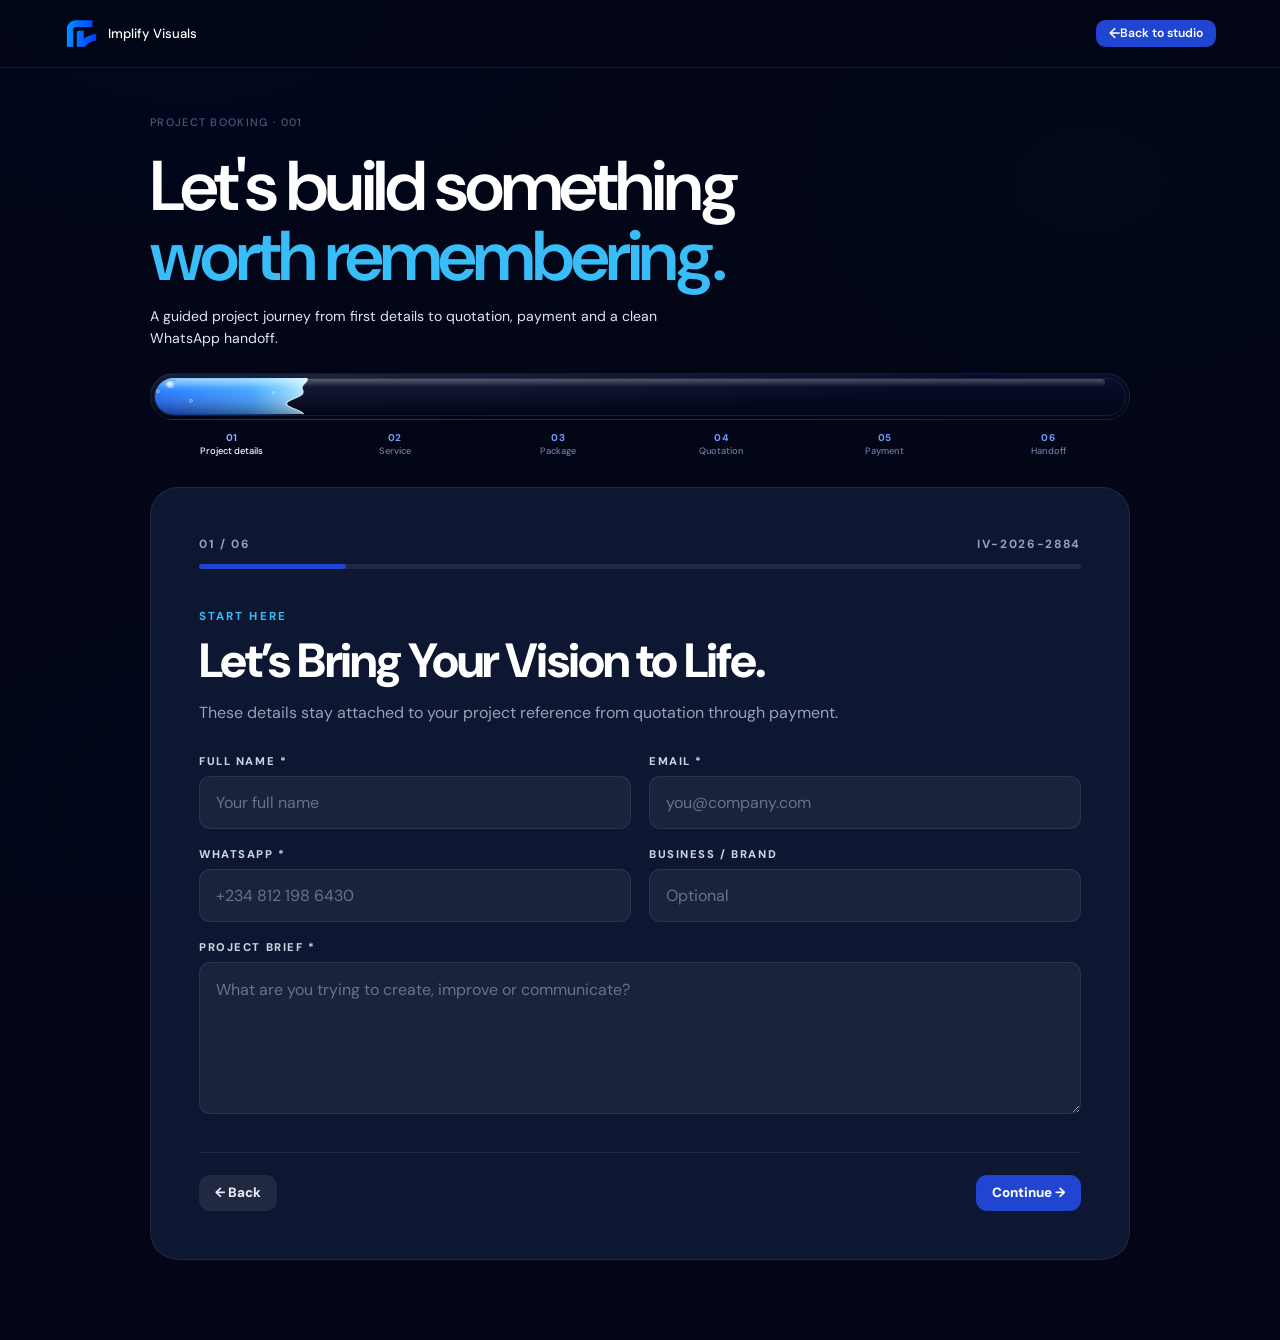
<file: booking.html>
<!DOCTYPE html>
<html lang="en">
<head>
  <meta charset="UTF-8">
  <meta name="viewport" content="width=device-width, initial-scale=1.0">
<script>(function(){var d=document.documentElement;function n(){try{var s=Math.min(screen.width,screen.height),p=matchMedia("(orientation: portrait)").matches;d.style.setProperty("--vh",(innerHeight/100)+"px");if(s<=600&&p){d.style.setProperty("--hair",(1.05/(devicePixelRatio||1))+"px")}else{d.style.removeProperty("--hair")}}catch(e){}}n();addEventListener("resize",n);addEventListener("orientationchange",n)})();</script>
  <meta name="theme-color" content="#03050a">
  <title>Book a Project | Implify Visuals</title>
  <link rel="icon" type="image/png" sizes="48x48" href="images/favicon-48.png?v=4">
    <link rel="icon" type="image/png" sizes="96x96" href="images/favicon-96.png?v=4">
    <link rel="icon" type="image/png" sizes="192x192" href="images/favicon-192.png?v=4">
    <link rel="icon" type="image/png" sizes="512x512" href="images/favicon.png?v=4">
    <link rel="shortcut icon" href="favicon.ico?v=4">
    <link rel="apple-touch-icon" sizes="180x180" href="images/apple-touch-icon.png?v=4">
    <script>
    /* Favicon auto-refresh: replace images/favicon.png (same name) and it updates within minutes. */
    (function(){var v=Math.floor(Date.now()/600000);document.querySelectorAll('link[rel*="icon"]').forEach(function(l){l.href=l.getAttribute('href').split('?')[0]+'?v='+v})})();
    </script>
  <link rel="preconnect" href="https://fonts.googleapis.com">
  <link rel="preconnect" href="https://fonts.gstatic.com" crossorigin>
  <link href="https://fonts.googleapis.com/css2?family=Anton&family=Inter+Tight:wght@300;400;500;600;700&family=DM+Sans:opsz,wght@9..40,300;9..40,400;9..40,500;9..40,600;9..40,700&display=swap" rel="stylesheet">
  <link rel="stylesheet" href="booking.css?v=37">
<link rel="stylesheet" href="cursor.css?v=20">
<link rel="stylesheet" href="calm.css?v=17">
</head>
<body>
  <div class="booking-orbit orbit-a"></div>
  <div class="booking-orbit orbit-b"></div>

  <header class="booking-nav">
    <a class="booking-brand" href="index.html" aria-label="Back to Implify Visuals home">
      <img src="images/logo.png?v=4" alt="" width="38" height="38">
      <span>Implify Visuals</span>
    </a>
    <a class="back-link" href="index.html" aria-label="Back to studio"><span class="bl-ic">←</span><span class="bl-tx"> Back to studio</span></a>
  </header>

  <main class="booking-shell">
    <aside class="journey-panel">
      <div class="eyebrow">PROJECT BOOKING · 001</div>
      <h1>Let's build something <span>worth remembering.</span></h1>
      <p class="journey-intro">A guided project journey from first details to quotation, payment and a clean WhatsApp handoff.</p>
      <div class="journey-steps" id="journeySteps">
        <div class="journey-step active"><i class="jn"></i><b>01</b><span>Project details</span></div>
        <div class="journey-step"><i class="jn"></i><b>02</b><span>Service</span></div>
        <div class="journey-step"><i class="jn"></i><b>03</b><span>Package</span></div>
        <div class="journey-step"><i class="jn"></i><b>04</b><span>Quotation</span></div>
        <div class="journey-step"><i class="jn"></i><b>05</b><span>Payment</span></div>
        <div class="journey-step"><i class="jn"></i><b>06</b><span>Handoff</span></div>
      </div>
      <div class="journey-note">
        <span class="note-dot"></span>
        <div><strong>Built for clarity.</strong><br>Nothing is marked paid until the payment route verifies it.</div>
      </div>
    </aside>

    <section class="booking-panel" aria-live="polite">
      <div class="topline"><span id="stepCounter">01 / 06</span><span id="projectRef">Draft reference</span></div>
      <div class="progress-track"><span id="progressBar"></span></div>

      <form id="bookingForm" novalidate>
        <section class="booking-step active" data-step="1">
          <div class="step-kicker">START HERE</div>
          <h2>Let’s Bring Your Vision to Life.</h2>
          <p class="step-copy">These details stay attached to your project reference from quotation through payment.</p>
          <div class="field-grid two">
            <label class="field"><span>FULL NAME *</span><input id="clientName" autocomplete="name" required placeholder="Your full name"></label>
            <label class="field"><span>EMAIL *</span><input id="clientEmail" type="email" autocomplete="email" required placeholder="you@company.com"></label>
          </div>
          <div class="field-grid two">
            <label class="field"><span>WHATSAPP *</span><input id="clientWhatsapp" type="tel" autocomplete="tel" required placeholder="+234 812 198 6430"></label>
            <label class="field"><span>BUSINESS / BRAND</span><input id="business" autocomplete="organization" placeholder="Optional"></label>
          </div>
          <label class="field"><span>PROJECT BRIEF *</span><textarea id="brief" rows="5" required placeholder="What are you trying to create, improve or communicate?"></textarea></label>
        </section>

        <section class="booking-step" data-step="2">
          <div class="step-kicker">CHOOSE THE WORK</div>
          <h2>What should Implify Visuals build?</h2>
          <p class="step-copy">Choose a defined service to receive the matching package options.</p>
          <div class="choice-list" id="serviceChoices">
            <button type="button" class="choice" data-service="Brand Identity Design"><span class="choice-index">01</span><span><strong>Brand Identity Design</strong><small>Build a distinct visual identity system.</small></span><i>→</i></button>
            <button type="button" class="choice" data-service="Motion Graphics"><span class="choice-index">02</span><span><strong>Motion Graphics</strong><small>Bring a product, story or brand to motion.</small></span><i>→</i></button>
            <button type="button" class="choice" data-service="Social Media Design"><span class="choice-index">03</span><span><strong>Social Media Design</strong><small>Create consistent social communication pieces.</small></span><i>→</i></button>
            <button type="button" class="choice" data-service="UI/UX Interface Design"><span class="choice-index">04</span><span><strong>UI/UX Interface Design</strong><small>Shape clear digital interface experiences.</small></span><i>→</i></button>
            <button type="button" class="choice" data-service="Church Flyer Design"><span class="choice-index">05</span><span><strong>Church Flyer Design</strong><small>Clear, striking flyers for church programs and events.</small></span><i>→</i></button>
            <button type="button" class="choice" data-service="Custom Project"><span class="choice-index">06</span><span><strong>Custom Project</strong><small>For a project that needs a tailored quotation.</small></span><i>→</i></button>
          </div>
        </section>

        <section class="booking-step" data-step="3">
          <div class="step-kicker">PACKAGE & SCOPE</div>
          <h2>Choose the scope that fits the project.</h2>
          <p class="step-copy" id="packageHint">Select a package below.</p>
          <div class="package-grid" id="packageChoices"></div>
          <div class="currency-row">
            <div><span class="mini-label">BILLING CURRENCY</span><p>NGN is automated through Paystack. USD uses fixed studio pricing.</p></div>
            <div class="currency-switch" role="group" aria-label="Currency">
              <button type="button" data-currency="NGN" class="currency active">₦ NGN</button>
              <button type="button" data-currency="USD" class="currency">$ USD</button>
              
            </div>
          </div>
          <div class="amount-confirm" id="amountConfirm" hidden>
            <div class="amount-confirm-head"><div><span class="mini-label">CONFIRM EXACT PROJECT AMOUNT</span><p>Type the exact amount shown for your selected package. This is a confirmation check, not an amount you can choose.</p></div><span class="amount-lock">REQUIRED</span></div>
            <label class="amount-field"><span>ENTER EXACT AMOUNT</span><div class="amount-input-wrap"><span id="amountPrefix">₦</span><input id="amountInput" inputmode="numeric" autocomplete="off" placeholder="0" aria-describedby="amountError"></div></label>
            <div class="amount-feedback" id="amountFeedback" aria-live="polite"></div>
          </div>
          <div class="custom-note" id="customNote" hidden>Custom projects are handled as a manual quotation. Continue to create the project brief; payment will not be initiated automatically.</div>
        </section>

        <section class="booking-step" data-step="4">
          <div class="step-kicker">PROJECT QUOTATION</div>
          <h2>Your project, clearly mapped.</h2>
          <p class="step-copy">Review the scope before continuing to payment.</p>
          <div class="quote-card" id="quoteCard"></div>
          <div class="quote-terms"><strong>Project terms</strong><span>Payment is required before project work begins. Turnaround starts after payment confirmation. Revisions remain within the agreed project scope.</span></div>
        </section>

        <section class="booking-step" data-step="5">
          <div class="step-kicker">PAYMENT</div>
          <h2 id="paymentTitle">Secure your project slot.</h2>
          <p class="step-copy" id="paymentCopy">Pay securely. Your paid invoice arrives automatically; project details go to WhatsApp.</p>
          <div class="payment-card" id="paymentCard"></div>
          <div class="payment-status" id="paymentStatus" hidden></div>
        </section>

        <section class="booking-step" data-step="6">
          <div class="step-kicker">HANDOFF</div>
          <h2>Everything is ready for the conversation.</h2>
          <p class="step-copy">Your project reference and booking details are prepared for WhatsApp. Review them before sending.</p>
          <div class="handoff-card" id="handoffCard"></div>
          <div class="handoff-actions">
            <button type="button" class="secondary-action" id="copyMessage">Copy message</button>
            <a class="primary-action" id="whatsappLink" href="#" target="_blank" rel="noopener">Open WhatsApp →</a>
          </div>
          <div class="invoice-card" id="invoiceCard"></div>
        </section>

        <div class="form-actions">
          <button type="button" class="secondary-action" id="backBtn" hidden>← Back</button>
          <button type="button" class="primary-action" id="nextBtn">Continue →</button>
        </div>
      </form>
    </section>
  </main>


  <div class="invoice-modal" id="invoiceModal" hidden aria-hidden="true">
    <div class="invoice-backdrop" data-close-invoice></div>
    <section class="invoice-document" role="dialog" aria-modal="true" aria-labelledby="invoiceTitle">
      <button class="invoice-close" type="button" id="closeInvoice" aria-label="Close invoice">×</button>
      <div class="inv-doc"><div class="inv-white">
      <header class="inv-top">
        <div class="inv-logo"><img src="images/logo.png?v=4" alt="Implify Visuals"><strong>Implify Visuals</strong></div>
        <div class="inv-blue"><div class="inv-meta"><span class="inv-ref" id="invoiceRef"></span><div class="inv-dates"><span>ISSUED:<b id="invoiceDate"></b></span><span>DUE:<b id="invoiceDue"></b></span></div></div><strong id="invoiceTitle">INVOICE</strong></div>
      </header>
      <div class="invoice-client-block"><span>INVOICE TO:</span><strong id="invoiceClient"></strong><small id="invoiceContact"></small></div>
      <div class="invoice-table-wrap"><table class="invoice-document-table"><thead><tr><th>Description</th><th>Package</th><th>Qty</th><th>Price</th><th>Subtotal</th></tr></thead><tbody id="invoiceLines"></tbody></table></div>
      <div class="invoice-bottom"><div class="invoice-notes"><span>PROJECT NOTES</span><p id="invoiceNotes"></p></div></div>
      <div class="inv-band first"><span>SUBTOTAL:</span><span id="invoiceSubtotal"></span></div>
      <div class="inv-band light"><span>DISCOUNT:</span><span>—</span></div>
      <div class="inv-band"><span id="invoiceStatusLabel">TOTAL DUE:</span><span id="invoiceTotal"></span></div>
      <footer class="invoice-doc-footer"><div class="inv-pill">Payment is required before project work begins.<b id="invoiceCurrencyNote"></b></div><div class="inv-sign"><i>Authorized Signed</i></div></footer>
      </div></div>
      <div class="invoice-modal-actions"><button type="button" class="secondary-action" id="printInvoiceModal">Download / Save PDF</button><button type="button" class="primary-action" id="shareInvoiceModal">Share Invoice</button></div>
    </section>
  </div>

  <div class="toast" id="toast" role="status"></div>
  <script src="booking.js?v=28" defer></script>
  <script src="liquid.js?v=1" defer></script>
<script src="cursor.js?v=20" defer></script>
<script>(function(){function m(){try{var d=document.documentElement;if(!matchMedia("(max-width: 600px)").matches){d.style.removeProperty("--tf");return}var box=document.createElement("div");box.style.cssText="position:static;height:0;overflow:hidden;opacity:0;pointer-events:none;width:300px;line-height:1;font-family:Arial,Helvetica,sans-serif";box.innerHTML='<p style="margin:0;font-size:100px">The quick brown fox jumps over the lazy dog and keeps running across the open field while the sun goes down behind the hills and the evening grows quiet <span>mmmmmmmmmm</span> and more words follow so this block is long enough to count</p>';document.body.insertBefore(box,document.body.firstChild);var sp=box.querySelector("span"),comp=parseFloat(getComputedStyle(sp).fontSize),w=sp.getBoundingClientRect().width;var c=document.createElement("canvas").getContext("2d");c.font="100px Arial, Helvetica, sans-serif";var r=c.measureText("mmmmmmmmmm").width;document.body.removeChild(box);var f=Math.max(comp/100,r>0?w/r:1);d.setAttribute("data-f",f.toFixed(3));var ua=navigator.userAgent,inApp=/Instagram|FBAN|FBAV|FB_IAB|Line\/|Twitter|Snapchat|MicroMessenger|TikTok|; wv\)/i.test(ua),cr=/Chrome\/\d/.test(ua)&&!inApp&&/Mobile|Android/.test(ua);d.classList.toggle("is-chrome",cr);if(f>1.04&&f<1.8){d.style.setProperty("--tf",(1/f).toFixed(4))}else if(cr){d.style.setProperty("--tf","0.9")}else{d.style.removeProperty("--tf")}}catch(x){}}function go(){m();setTimeout(m,800);setTimeout(m,2500)}if(document.readyState==="loading")addEventListener("DOMContentLoaded",go);else go();addEventListener("load",go);addEventListener("orientationchange",function(){setTimeout(m,400)})})();</script>
</body>
</html>
</file>
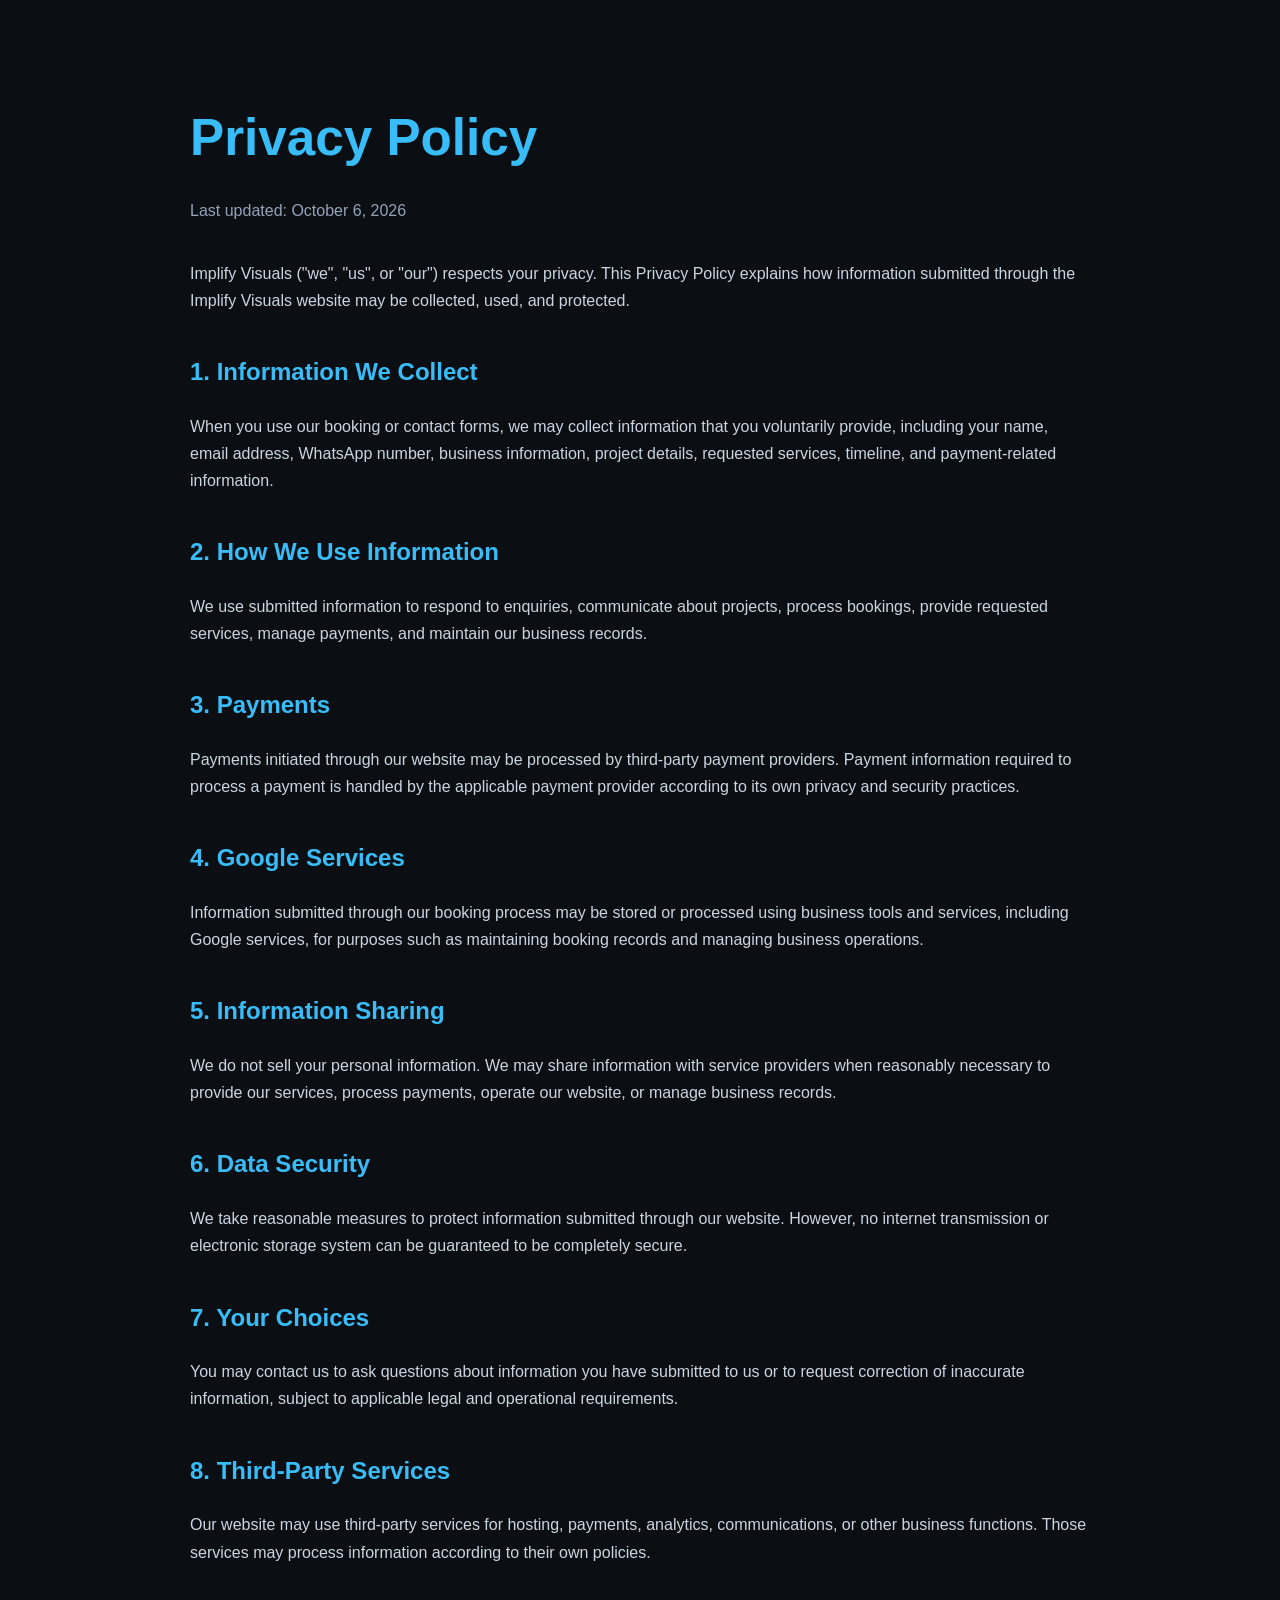
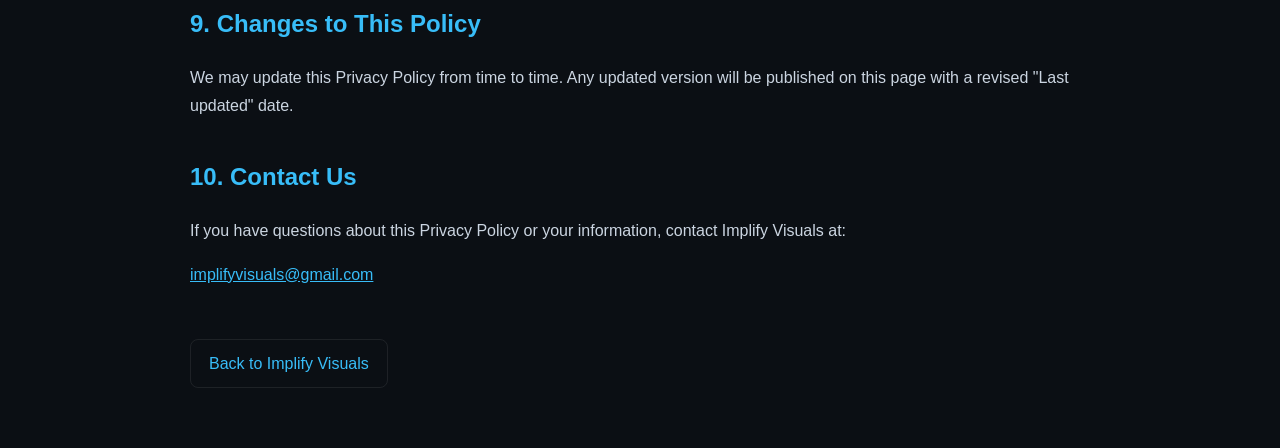
<file: privacy-policy.html>
<!DOCTYPE html>
<html lang="en">
<head>
  <meta charset="UTF-8">
  <meta name="viewport" content="width=device-width, initial-scale=1.0">
<script>(function(){var d=document.documentElement;function n(){try{var s=Math.min(screen.width,screen.height),p=matchMedia("(orientation: portrait)").matches;d.style.setProperty("--vh",(innerHeight/100)+"px");if(s<=600&&p){d.style.setProperty("--hair",(1.05/(devicePixelRatio||1))+"px")}else{d.style.removeProperty("--hair")}}catch(e){}}n();addEventListener("resize",n);addEventListener("orientationchange",n)})();</script><title>Privacy Policy — Implify Visuals</title>
  <meta name="description" content="Privacy Policy for Implify Visuals.">
  <style>
    * {
      box-sizing: border-box;
    }

    body {
      margin: 0;
      font-family: Arial, Helvetica, sans-serif;
      background: #0b0f14;
      color: #e5e7eb;
      line-height: 1.7;
    }

    .container {
      width: min(56.25rem, 92%);
      margin: 0 auto;
      padding: 3.75rem 0;
    }

    h1 {
      color: #38bdf8;
      font-size: clamp(2rem, calc(6 * var(--vw,1vw)), 3.2rem);
      margin-bottom: 0.625rem;
    }

    h2 {
      color: #38bdf8;
      margin-top: 2.375rem;
    }

    p, li {
      color: #cbd5e1;
    }

    a {
      color: #38bdf8;
    }

    .updated {
      color: #94a3b8;
      margin-bottom: 2.1875rem;
    }

    .back {
      display: inline-block;
      margin-top: 2.1875rem;
      padding: 0.625rem 1.125rem;
      border: 0.0625rem solid #38bdf8;
      border-radius: 0.5rem;
      text-decoration: none;
    }
  </style>
<link rel="icon" type="image/png" sizes="48x48" href="images/favicon-48.png?v=4">
    <link rel="icon" type="image/png" sizes="96x96" href="images/favicon-96.png?v=4">
    <link rel="icon" type="image/png" sizes="192x192" href="images/favicon-192.png?v=4">
    <link rel="icon" type="image/png" sizes="512x512" href="images/favicon.png?v=4">
    <link rel="shortcut icon" href="favicon.ico?v=4">
    <link rel="apple-touch-icon" sizes="180x180" href="images/apple-touch-icon.png?v=4">
    <script>
    /* Favicon auto-refresh: replace images/favicon.png (same name) and it updates within minutes. */
    (function(){var v=Math.floor(Date.now()/600000);document.querySelectorAll('link[rel*="icon"]').forEach(function(l){l.href=l.getAttribute('href').split('?')[0]+'?v='+v})})();
    </script>
<link rel="stylesheet" href="calm.css?v=17">
</head>

<body>
  <main class="container">
    <h1>Privacy Policy</h1>

    <p class="updated">Last updated: October 6, 2026</p>

    <p>
      Implify Visuals ("we", "us", or "our") respects your privacy.
      This Privacy Policy explains how information submitted through
      the Implify Visuals website may be collected, used, and protected.
    </p>

    <h2>1. Information We Collect</h2>

    <p>
      When you use our booking or contact forms, we may collect information
      that you voluntarily provide, including your name, email address,
      WhatsApp number, business information, project details, requested
      services, timeline, and payment-related information.
    </p>

    <h2>2. How We Use Information</h2>

    <p>
      We use submitted information to respond to enquiries, communicate
      about projects, process bookings, provide requested services,
      manage payments, and maintain our business records.
    </p>

    <h2>3. Payments</h2>

    <p>
      Payments initiated through our website may be processed by third-party
      payment providers. Payment information required to process a payment
      is handled by the applicable payment provider according to its own
      privacy and security practices.
    </p>

    <h2>4. Google Services</h2>

    <p>
      Information submitted through our booking process may be stored or
      processed using business tools and services, including Google services,
      for purposes such as maintaining booking records and managing
      business operations.
    </p>

    <h2>5. Information Sharing</h2>

    <p>
      We do not sell your personal information. We may share information
      with service providers when reasonably necessary to provide our
      services, process payments, operate our website, or manage business
      records.
    </p>

    <h2>6. Data Security</h2>

    <p>
      We take reasonable measures to protect information submitted through
      our website. However, no internet transmission or electronic storage
      system can be guaranteed to be completely secure.
    </p>

    <h2>7. Your Choices</h2>

    <p>
      You may contact us to ask questions about information you have
      submitted to us or to request correction of inaccurate information,
      subject to applicable legal and operational requirements.
    </p>

    <h2>8. Third-Party Services</h2>

    <p>
      Our website may use third-party services for hosting, payments,
      analytics, communications, or other business functions. Those
      services may process information according to their own policies.
    </p>

    <h2>9. Changes to This Policy</h2>

    <p>
      We may update this Privacy Policy from time to time. Any updated
      version will be published on this page with a revised "Last updated"
      date.
    </p>

    <h2>10. Contact Us</h2>

    <p>
      If you have questions about this Privacy Policy or your information,
      contact Implify Visuals at:
    </p>

    <p>
      <a href="mailto:implifyvisuals@gmail.com">
        implifyvisuals@gmail.com
      </a>
    </p>

    <a class="back" href="/">Back to Implify Visuals</a>
  </main>
<script>(function(){function m(){try{var d=document.documentElement;if(!matchMedia("(max-width: 600px)").matches){d.style.removeProperty("--tf");return}var box=document.createElement("div");box.style.cssText="position:static;height:0;overflow:hidden;opacity:0;pointer-events:none;width:300px;line-height:1;font-family:Arial,Helvetica,sans-serif";box.innerHTML='<p style="margin:0;font-size:100px">The quick brown fox jumps over the lazy dog and keeps running across the open field while the sun goes down behind the hills and the evening grows quiet <span>mmmmmmmmmm</span> and more words follow so this block is long enough to count</p>';document.body.insertBefore(box,document.body.firstChild);var sp=box.querySelector("span"),comp=parseFloat(getComputedStyle(sp).fontSize),w=sp.getBoundingClientRect().width;var c=document.createElement("canvas").getContext("2d");c.font="100px Arial, Helvetica, sans-serif";var r=c.measureText("mmmmmmmmmm").width;document.body.removeChild(box);var f=Math.max(comp/100,r>0?w/r:1);d.setAttribute("data-f",f.toFixed(3));var ua=navigator.userAgent,inApp=/Instagram|FBAN|FBAV|FB_IAB|Line\/|Twitter|Snapchat|MicroMessenger|TikTok|; wv\)/i.test(ua),cr=/Chrome\/\d/.test(ua)&&!inApp&&/Mobile|Android/.test(ua);d.classList.toggle("is-chrome",cr);if(f>1.04&&f<1.8){d.style.setProperty("--tf",(1/f).toFixed(4))}else if(cr){d.style.setProperty("--tf","0.9")}else{d.style.removeProperty("--tf")}}catch(x){}}function go(){m();setTimeout(m,800);setTimeout(m,2500)}if(document.readyState==="loading")addEventListener("DOMContentLoaded",go);else go();addEventListener("load",go);addEventListener("orientationchange",function(){setTimeout(m,400)})})();</script>
</body>
</html>
</file>
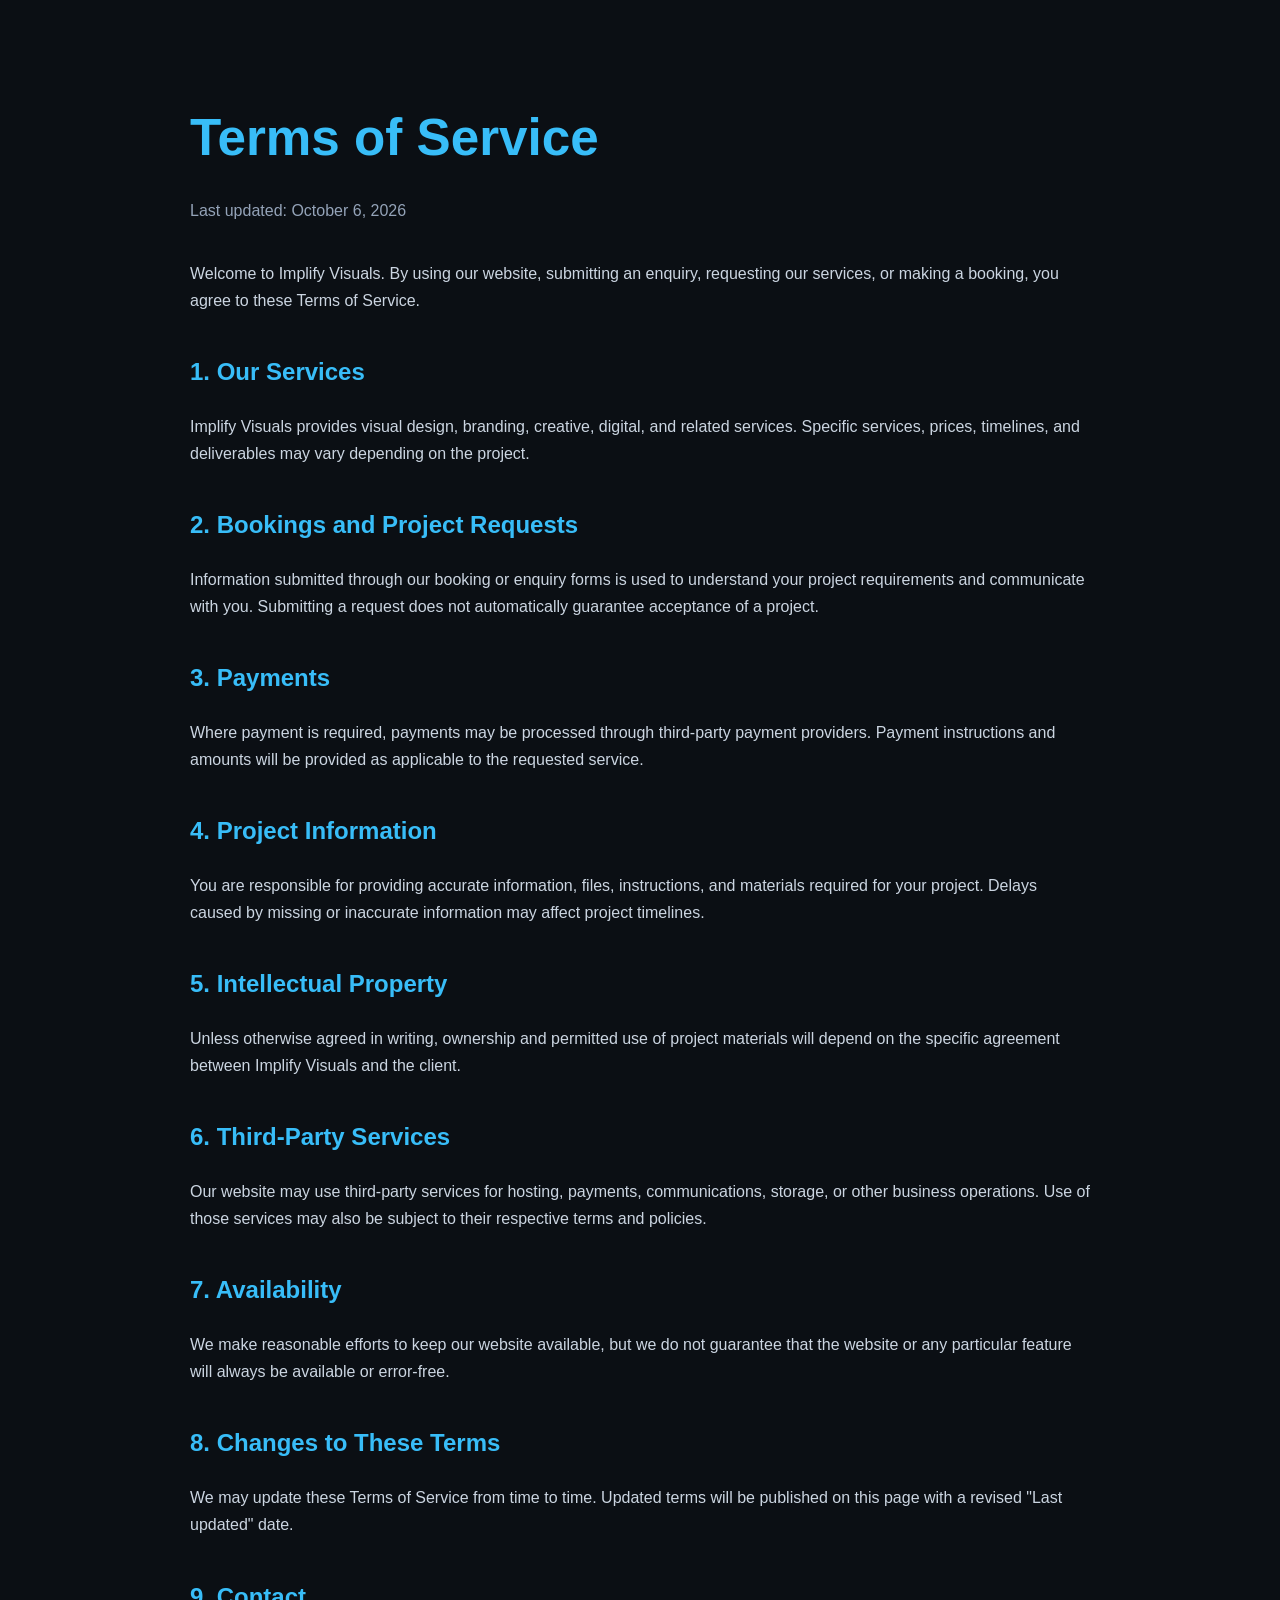
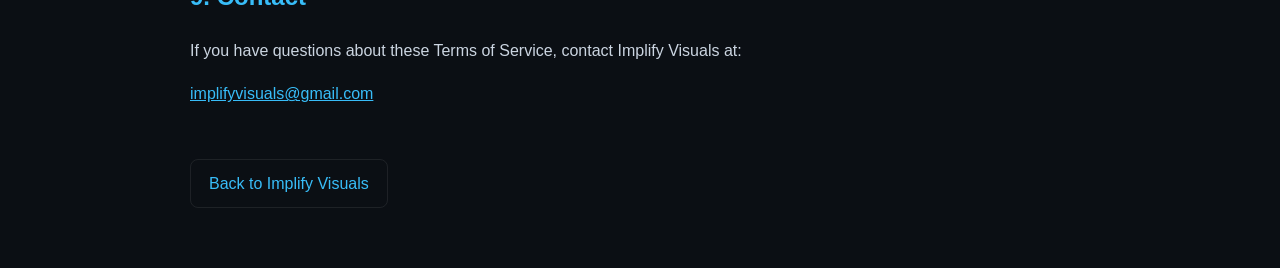
<file: terms.html>
<!DOCTYPE html>
<html lang="en">
<head>
  <meta charset="UTF-8">
  <meta name="viewport" content="width=device-width, initial-scale=1.0">
<script>(function(){var d=document.documentElement;function n(){try{var s=Math.min(screen.width,screen.height),p=matchMedia("(orientation: portrait)").matches;d.style.setProperty("--vh",(innerHeight/100)+"px");if(s<=600&&p){d.style.setProperty("--hair",(1.05/(devicePixelRatio||1))+"px")}else{d.style.removeProperty("--hair")}}catch(e){}}n();addEventListener("resize",n);addEventListener("orientationchange",n)})();</script><title>Terms of Service — Implify Visuals</title>
  <meta name="description" content="Terms of Service for Implify Visuals.">

  <style>
    * {
      box-sizing: border-box;
    }

    body {
      margin: 0;
      font-family: Arial, Helvetica, sans-serif;
      background: #0b0f14;
      color: #e5e7eb;
      line-height: 1.7;
    }

    .container {
      width: min(56.25rem, 92%);
      margin: 0 auto;
      padding: 3.75rem 0;
    }

    h1 {
      color: #38bdf8;
      font-size: clamp(2rem, calc(6 * var(--vw,1vw)), 3.2rem);
      margin-bottom: 0.625rem;
    }

    h2 {
      color: #38bdf8;
      margin-top: 2.375rem;
    }

    p,
    li {
      color: #cbd5e1;
    }

    a {
      color: #38bdf8;
    }

    .updated {
      color: #94a3b8;
      margin-bottom: 2.1875rem;
    }

    .back {
      display: inline-block;
      margin-top: 2.1875rem;
      padding: 0.625rem 1.125rem;
      border: 0.0625rem solid #38bdf8;
      border-radius: 0.5rem;
      text-decoration: none;
    }
  </style>
<link rel="icon" type="image/png" sizes="48x48" href="images/favicon-48.png?v=4">
    <link rel="icon" type="image/png" sizes="96x96" href="images/favicon-96.png?v=4">
    <link rel="icon" type="image/png" sizes="192x192" href="images/favicon-192.png?v=4">
    <link rel="icon" type="image/png" sizes="512x512" href="images/favicon.png?v=4">
    <link rel="shortcut icon" href="favicon.ico?v=4">
    <link rel="apple-touch-icon" sizes="180x180" href="images/apple-touch-icon.png?v=4">
    <script>
    /* Favicon auto-refresh: replace images/favicon.png (same name) and it updates within minutes. */
    (function(){var v=Math.floor(Date.now()/600000);document.querySelectorAll('link[rel*="icon"]').forEach(function(l){l.href=l.getAttribute('href').split('?')[0]+'?v='+v})})();
    </script>
<link rel="stylesheet" href="calm.css?v=17">
</head>

<body>
  <main class="container">

    <h1>Terms of Service</h1>

    <p class="updated">Last updated: October 6, 2026</p>

    <p>
      Welcome to Implify Visuals. By using our website, submitting an
      enquiry, requesting our services, or making a booking, you agree
      to these Terms of Service.
    </p>

    <h2>1. Our Services</h2>

    <p>
      Implify Visuals provides visual design, branding, creative,
      digital, and related services. Specific services, prices,
      timelines, and deliverables may vary depending on the project.
    </p>

    <h2>2. Bookings and Project Requests</h2>

    <p>
      Information submitted through our booking or enquiry forms is used
      to understand your project requirements and communicate with you.
      Submitting a request does not automatically guarantee acceptance
      of a project.
    </p>

    <h2>3. Payments</h2>

    <p>
      Where payment is required, payments may be processed through
      third-party payment providers. Payment instructions and amounts
      will be provided as applicable to the requested service.
    </p>

    <h2>4. Project Information</h2>

    <p>
      You are responsible for providing accurate information, files,
      instructions, and materials required for your project. Delays
      caused by missing or inaccurate information may affect project
      timelines.
    </p>

    <h2>5. Intellectual Property</h2>

    <p>
      Unless otherwise agreed in writing, ownership and permitted use
      of project materials will depend on the specific agreement between
      Implify Visuals and the client.
    </p>

    <h2>6. Third-Party Services</h2>

    <p>
      Our website may use third-party services for hosting, payments,
      communications, storage, or other business operations. Use of
      those services may also be subject to their respective terms and
      policies.
    </p>

    <h2>7. Availability</h2>

    <p>
      We make reasonable efforts to keep our website available, but we
      do not guarantee that the website or any particular feature will
      always be available or error-free.
    </p>

    <h2>8. Changes to These Terms</h2>

    <p>
      We may update these Terms of Service from time to time. Updated
      terms will be published on this page with a revised "Last updated"
      date.
    </p>

    <h2>9. Contact</h2>

    <p>
      If you have questions about these Terms of Service, contact
      Implify Visuals at:
    </p>

    <p>
      <a href="mailto:implifyvisuals@gmail.com">
        implifyvisuals@gmail.com
      </a>
    </p>

    <a class="back" href="/">Back to Implify Visuals</a>

  </main>
<script>(function(){function m(){try{var d=document.documentElement;if(!matchMedia("(max-width: 600px)").matches){d.style.removeProperty("--tf");return}var box=document.createElement("div");box.style.cssText="position:static;height:0;overflow:hidden;opacity:0;pointer-events:none;width:300px;line-height:1;font-family:Arial,Helvetica,sans-serif";box.innerHTML='<p style="margin:0;font-size:100px">The quick brown fox jumps over the lazy dog and keeps running across the open field while the sun goes down behind the hills and the evening grows quiet <span>mmmmmmmmmm</span> and more words follow so this block is long enough to count</p>';document.body.insertBefore(box,document.body.firstChild);var sp=box.querySelector("span"),comp=parseFloat(getComputedStyle(sp).fontSize),w=sp.getBoundingClientRect().width;var c=document.createElement("canvas").getContext("2d");c.font="100px Arial, Helvetica, sans-serif";var r=c.measureText("mmmmmmmmmm").width;document.body.removeChild(box);var f=Math.max(comp/100,r>0?w/r:1);d.setAttribute("data-f",f.toFixed(3));var ua=navigator.userAgent,inApp=/Instagram|FBAN|FBAV|FB_IAB|Line\/|Twitter|Snapchat|MicroMessenger|TikTok|; wv\)/i.test(ua),cr=/Chrome\/\d/.test(ua)&&!inApp&&/Mobile|Android/.test(ua);d.classList.toggle("is-chrome",cr);if(f>1.04&&f<1.8){d.style.setProperty("--tf",(1/f).toFixed(4))}else if(cr){d.style.setProperty("--tf","0.9")}else{d.style.removeProperty("--tf")}}catch(x){}}function go(){m();setTimeout(m,800);setTimeout(m,2500)}if(document.readyState==="loading")addEventListener("DOMContentLoaded",go);else go();addEventListener("load",go);addEventListener("orientationchange",function(){setTimeout(m,400)})})();</script>
</body>
</html>
</file>
<file: booking.css>
/* ===== Implify Visuals · Booking (v17) — cobalt, flat, premium ===== */
:root{--bg:#020617;--cobalt:#0055ff;--cobalt-2:#0a3cff;--sky:#38bdf8;--line:rgba(96,165,250,.16);--muted:#94a3b8;--text:#fff;--card:rgba(15,23,42,.62)}
*{box-sizing:border-box}html{scroll-behavior:smooth;-webkit-text-size-adjust:100%}
body{margin:0;min-height:calc(100 * var(--vh,1vh));color:var(--text);overflow-x:hidden;font-family:"DM Sans",system-ui,sans-serif;background:var(--bg)}
body::before{content:"";position:fixed;inset:0;z-index:-1;pointer-events:none;background:radial-gradient(ellipse 56.25rem 31.25rem at 15% 0%,rgba(31,63,214,.28),transparent 55%),radial-gradient(ellipse 43.75rem 31.25rem at 85% 20%,rgba(63,208,255,.10),transparent 55%),radial-gradient(ellipse 50rem 31.25rem at 20% 90%,rgba(31,63,214,.18),transparent 55%)}
.booking-orbit{display:none!important}
button,input,textarea{font-family:inherit}

/* top bar */
.booking-nav{height:4.25rem;display:flex;align-items:center;justify-content:space-between;padding:0 clamp(1.125rem,calc(5 * var(--vw,1vw)),4.5rem);background:rgba(2,6,23,.85);border-bottom:var(--hair,1px) solid var(--line);position:sticky;top:0;z-index:10;-webkit-backdrop-filter:blur(0.75rem);backdrop-filter:blur(0.75rem)}
.booking-brand{display:flex;align-items:center;gap:0.625rem;color:#fff;text-decoration:none;font-weight:700;font-size:calc((1.02rem) * var(--tf,1))}
.booking-brand img{width:2.25rem;height:2.25rem;object-fit:contain}
.back-link{color:#fff;text-decoration:none;font-size:calc((.82rem) * var(--tf,1));font-weight:700;padding:0.5625rem 1rem;border-radius:62.4375rem;background:var(--cobalt)}

/* layout: hero header on top, one clean panel below */
.booking-shell{width:min(61.25rem,92%);margin:2.125rem auto 5rem;display:flex;flex-direction:column;gap:1.375rem}
.journey-panel{position:relative;padding:0.5rem 0 0;background:none;border:0;box-shadow:none;overflow:visible}
.journey-panel:after{display:none}
.eyebrow,.step-kicker,.mini-label{font-size:calc((.72rem) * var(--tf,1));letter-spacing:.2em;color:var(--sky);font-weight:800}
.journey-panel .eyebrow{display:inline-block;padding:0.5rem 1rem;border-radius:62.4375rem;background:var(--cobalt);color:#fff}
.journey-panel h1{margin:1.25rem 0 0.875rem;font-size:calc((clamp(2.4rem,calc(7 * var(--vw,1vw)),4.4rem)) * var(--tf,1));line-height:1;font-weight:800;letter-spacing:-.045em;color:#fff}
.journey-panel h1 span{display:block;color:var(--sky);background:none;-webkit-text-fill-color:currentColor}
.journey-intro{color:var(--muted);line-height:1.7;font-size:calc((1rem) * var(--tf,1));max-width:35rem;margin:0}
.journey-steps{display:grid;grid-template-columns:repeat(6,1fr);gap:0.5rem;margin:1.75rem 0 0}
.journey-step{display:flex;flex-direction:column;gap:0.25rem;padding:0.75rem 0.75rem;border:var(--hair,1px) solid var(--line);border-radius:1rem;background:var(--card);color:#64748b;font-size:calc((.76rem) * var(--tf,1));font-weight:600;transition:.25s}
.journey-step b{font-size:calc((.78rem) * var(--tf,1));letter-spacing:.06em;color:#64748b;font-weight:800}
.journey-step.active{background:var(--cobalt);border-color:var(--cobalt);color:#fff}
.journey-step.active b{color:#fff}
.journey-note{display:none}

.booking-panel{padding:clamp(1.375rem,calc(4 * var(--vw,1vw)),3rem);border-radius:1.75rem;border:var(--hair,1px) solid var(--line);background:var(--card);box-shadow:none}
.topline{display:flex;justify-content:space-between;color:var(--muted);font-size:calc((.74rem) * var(--tf,1));letter-spacing:.14em;text-transform:uppercase;font-weight:700;margin-bottom:0.75rem}
.progress-track{height:0.375rem;border-radius:6.1875rem;background:rgba(96,165,250,.14);margin-bottom:2.5rem;overflow:hidden}
.progress-track span{display:block;height:100%;width:16.666%;background:var(--cobalt);border-radius:6.1875rem;transition:.35s}
.booking-step{display:none;animation:stepIn .35s ease}.booking-step.active{display:block}
@keyframes stepIn{from{opacity:0;transform:translateY(0.5625rem)}to{opacity:1;transform:none}}
.booking-step h2{font-size:calc((clamp(1.9rem,calc(4.6 * var(--vw,1vw)),3rem)) * var(--tf,1));line-height:1.05;font-weight:800;letter-spacing:-.04em;max-width:48.75rem;margin:0.75rem 0 0.75rem;color:#fff}
.step-copy{max-width:40rem;color:var(--muted);line-height:1.7;margin:0 0 1.75rem;font-size:calc((1rem) * var(--tf,1))}

/* fields */
.field-grid{display:grid;gap:0.875rem;margin-bottom:0.875rem}.field-grid.two{grid-template-columns:1fr 1fr}
.field{display:flex;flex-direction:column;gap:0.5rem}
.field span{font-size:calc((.7rem) * var(--tf,1));letter-spacing:.14em;color:#cbd5e1;font-weight:800}
.field input,.field textarea{width:100%;border:var(--hair,1px) solid var(--line);background:rgba(2,6,23,.6);color:#fff;border-radius:0.875rem;padding:0.9375rem 1rem;font-size:calc((1rem) * var(--tf,1));outline:none;resize:vertical;transition:.2s}
.field input:focus,.field textarea:focus{border-color:var(--cobalt);box-shadow:0 0 0 0.1875rem rgba(0,85,255,.25)}
.field input::placeholder,.field textarea::placeholder{color:#64748b}

/* service choices */
.choice-list{display:grid;gap:0.625rem}
.choice{appearance:none;border:var(--hair,1px) solid var(--line);border-radius:1.125rem;background:rgba(2,6,23,.5);color:#fff;text-align:left;padding:1.125rem;display:grid;grid-template-columns:2.875rem 1fr 1.5rem;align-items:center;gap:0.75rem;cursor:pointer;transition:.2s}
.choice:hover{border-color:var(--cobalt)}
.choice.selected{background:var(--cobalt);border-color:var(--cobalt)}
.choice-index{color:var(--sky);font-size:calc((.8rem) * var(--tf,1));font-weight:800;letter-spacing:.08em}
.choice.selected .choice-index,.choice.selected small,.choice.selected i{color:#fff}
.choice strong{display:block;font-size:calc((1.08rem) * var(--tf,1));font-weight:700}
.choice small{display:block;color:var(--muted);margin-top:0.25rem;font-size:calc((.84rem) * var(--tf,1))}
.choice i{font-style:normal;color:var(--sky);font-weight:800}

/* packages */
.package-grid{display:grid;grid-template-columns:repeat(3,1fr);gap:0.75rem}
.package{padding:1.375rem;border:var(--hair,1px) solid var(--line);background:rgba(2,6,23,.5);border-radius:1.25rem;color:#fff;text-align:left;cursor:pointer;min-height:10.625rem;transition:.2s}
.package:hover{border-color:var(--cobalt)}
.package.selected{background:var(--cobalt);border-color:var(--cobalt)}
.package .package-name{font-size:calc((1.08rem) * var(--tf,1));font-weight:800}
.package .package-price{font-size:calc((1.65rem) * var(--tf,1));font-weight:800;margin-top:1.75rem;letter-spacing:-.02em}
.package small{color:var(--muted);display:block;margin-top:0.4375rem;line-height:1.5;font-size:calc((.84rem) * var(--tf,1))}
.package.selected small{color:#e0eaff}
.currency-row{margin-top:1.75rem;padding-top:1.5rem;border-top:var(--hair,1px) solid var(--line);display:flex;align-items:center;justify-content:space-between;gap:1.25rem}
.currency-row p{margin:0.375rem 0 0;color:var(--muted);font-size:calc((.84rem) * var(--tf,1));line-height:1.5}
.currency-switch{display:flex;gap:0.25rem;background:rgba(2,6,23,.7);padding:0.25rem;border:var(--hair,1px) solid var(--line);border-radius:62.4375rem}
.currency{border:0;background:transparent;color:#cbd5e1;padding:0.625rem 1.125rem;border-radius:62.4375rem;cursor:pointer;font-weight:800;font-size:calc((.85rem) * var(--tf,1))}
.currency.active{background:var(--cobalt);color:#fff}
.amount-confirm{margin-top:1.25rem;padding:1.25rem;border:var(--hair,1px) solid var(--line);background:rgba(2,6,23,.5);border-radius:1.125rem}
.amount-confirm-head{display:flex;justify-content:space-between;gap:1.125rem;align-items:flex-start}
.amount-confirm-head p{margin:0.375rem 0 0;color:var(--muted);font-size:calc((.82rem) * var(--tf,1));line-height:1.6;max-width:38.75rem}
.amount-lock{font-size:calc((.66rem) * var(--tf,1));letter-spacing:.12em;color:#fff;background:var(--cobalt);padding:0.3125rem 0.625rem;border-radius:62.4375rem;white-space:nowrap;font-weight:800}
.amount-field{display:block;margin-top:1.125rem}
.amount-field>span{display:block;font-size:calc((.68rem) * var(--tf,1));letter-spacing:.12em;color:#cbd5e1;font-weight:800;margin-bottom:0.5rem}
.amount-input-wrap{display:flex;align-items:center;border:var(--hair,1px) solid var(--line);background:rgba(2,6,23,.7);border-radius:0.875rem;overflow:hidden;transition:.2s}
.amount-input-wrap>span{padding-left:1rem;color:#cbd5e1;font-weight:800}
.amount-input-wrap input{width:100%;border:0;background:transparent;color:#fff;padding:0.9375rem 0.875rem;font-size:calc((1.05rem) * var(--tf,1));font-weight:700;outline:0}
.amount-input-wrap:focus-within{border-color:var(--cobalt);box-shadow:0 0 0 0.1875rem rgba(0,85,255,.25)}
.amount-input-wrap input.invalid{color:#ff8b8b}
.amount-input-wrap:has(input.invalid){border-color:rgba(255,76,76,.75)}
.amount-input-wrap:has(input.valid){border-color:rgba(55,220,164,.7)}
.amount-feedback{margin-top:0.5625rem;font-size:calc((.8rem) * var(--tf,1));line-height:1.5}.amount-feedback.error{color:#ff8b8b}.amount-feedback.success{color:#67e0b2}
.custom-note{margin-top:1rem;padding:0.875rem 1rem;border-radius:0.875rem;background:rgba(0,85,255,.16);color:#dbeafe;font-size:calc((.86rem) * var(--tf,1));line-height:1.6}

/* quotation (page 4) */
.quote-card,.payment-card,.handoff-card,.invoice-card{border:var(--hair,1px) solid var(--line);background:rgba(2,6,23,.5);border-radius:1.375rem}
.quote-card{padding:0;overflow:hidden}
.quote-head{display:flex;justify-content:space-between;align-items:center;gap:1rem;padding:1.375rem 1.5rem;background:var(--cobalt)}
.quote-head .eyebrow{display:block;color:#dbeafe;padding:0;background:none;letter-spacing:.2em}
.quote-head strong{display:block;margin-top:0.375rem;font-size:calc((1.25rem) * var(--tf,1));font-weight:800;color:#fff;letter-spacing:-.01em}
.quote-ref{background:#fff;color:#0b1020;font-weight:800;font-size:calc((.78rem) * var(--tf,1));padding:0.5rem 0.875rem;border-radius:62.4375rem;white-space:nowrap}
.quote-client{display:grid;grid-template-columns:1fr 1fr;gap:1.25rem;padding:1.5rem;border-bottom:var(--hair,1px) solid var(--line)}
.quote-client>div{display:flex;flex-direction:column;gap:0.375rem;min-width:0}
.quote-client span{font-size:calc((.68rem) * var(--tf,1));letter-spacing:.16em;font-weight:800;color:var(--sky)}
.quote-client strong{font-size:calc((1.2rem) * var(--tf,1));font-weight:800;color:#fff;line-height:1.25}
.quote-client small{font-size:calc((.86rem) * var(--tf,1));color:var(--muted);line-height:1.5;word-break:break-word}
.quote-table{width:100%;border-collapse:collapse;table-layout:fixed}
.quote-table th,.quote-table td{text-align:left;padding:1rem 1.5rem;font-size:calc((.92rem) * var(--tf,1));color:#fff;vertical-align:top}
.quote-table th{color:var(--sky);font-size:calc((.68rem) * var(--tf,1));letter-spacing:.14em;text-transform:uppercase;font-weight:800;border-bottom:var(--hair,1px) solid var(--line)}
.quote-table td{font-weight:600;border-bottom:var(--hair,1px) solid var(--line)}
.quote-table th:last-child,.quote-table td:last-child,.quote-table th:nth-child(4),.quote-table td:nth-child(4){text-align:right}
.quote-table th:nth-child(3),.quote-table td:nth-child(3){text-align:center;width:3.25rem}
.quote-total{display:flex;justify-content:space-between;align-items:center;padding:1.375rem 1.5rem;gap:1.25rem}
.quote-total span{color:var(--muted);font-weight:800;letter-spacing:.14em;font-size:calc((.76rem) * var(--tf,1));text-transform:uppercase}
.quote-total strong{font-size:calc((clamp(1.8rem,calc(6 * var(--vw,1vw)),2.4rem)) * var(--tf,1));font-weight:800;letter-spacing:-.03em;color:#fff}
.quote-terms{display:grid;gap:0.375rem;margin-top:1rem;padding:1rem 1.125rem;border-radius:1rem;background:rgba(0,85,255,.12);color:#cbd5e1;font-size:calc((.84rem) * var(--tf,1));line-height:1.65}
.quote-terms strong{color:#fff;font-weight:800}

/* payment + handoff */
.payment-card{padding:1.375rem;display:grid;gap:0.875rem}
.payment-method{display:flex;justify-content:space-between;align-items:center;gap:0.875rem;padding:1rem;border:var(--hair,1px) solid var(--line);border-radius:1rem;background:rgba(2,6,23,.5)}
.payment-method strong{font-size:calc((1rem) * var(--tf,1));font-weight:800;display:block;color:#fff}
.payment-method div span{display:block;color:var(--muted);font-size:calc((.82rem) * var(--tf,1));line-height:1.5;margin-top:0.25rem}
.payment-method>span{color:#fff;background:var(--cobalt);padding:0.375rem 0.75rem;border-radius:62.4375rem;font-size:calc((.66rem) * var(--tf,1));letter-spacing:.14em;font-weight:800}
.payment-status{margin-top:0.875rem;padding:0.9375rem 1rem;border-radius:0.875rem;background:rgba(0,85,255,.16);color:#dbeafe;font-size:calc((.86rem) * var(--tf,1));line-height:1.6}
.handoff-card{padding:1.375rem;line-height:1.8;color:#e2e8f0;font-size:calc((.9rem) * var(--tf,1));white-space:pre-wrap}
.handoff-actions{display:flex;gap:0.625rem;margin-top:0.875rem;flex-wrap:wrap}
.primary-action,.secondary-action{border:0;border-radius:62.4375rem;padding:0.875rem 1.375rem;font-weight:800;font-size:calc((.9rem) * var(--tf,1));cursor:pointer;text-decoration:none;display:inline-block;text-align:center}
.primary-action{background:var(--cobalt);color:#fff}
.primary-action:hover{background:#1a66ff}
.primary-action:disabled{opacity:.6}
.secondary-action{background:transparent;border:calc(1.5 * var(--hair,1px)) solid var(--cobalt);color:#fff}
.secondary-action:hover{background:rgba(0,85,255,.18)}
.invoice-card{margin-top:1rem;padding:1.375rem}
.invoice-head{display:flex;justify-content:space-between;gap:0.9375rem;border-bottom:var(--hair,1px) solid var(--line);padding-bottom:1rem}
.invoice-head h3{font-size:calc((1.2rem) * var(--tf,1));font-weight:800;margin:0}
.invoice-head span{font-size:calc((.7rem) * var(--tf,1));color:var(--sky);letter-spacing:.12em;font-weight:800}
.invoice-row{display:flex;justify-content:space-between;gap:0.875rem;padding:0.6875rem 0;border-bottom:var(--hair,1px) solid var(--line);font-size:calc((.88rem) * var(--tf,1))}
.invoice-row span:first-child{color:var(--muted)}.invoice-row strong{text-align:right}
.invoice-total{display:flex;justify-content:space-between;padding-top:1rem;font-weight:800;font-size:calc((1.1rem) * var(--tf,1))}
.invoice-actions{display:flex;gap:0.5rem;margin-top:1rem;flex-wrap:wrap}
.invoice-actions .secondary-action{flex:1;padding:0.75rem 0.875rem;font-size:calc((.82rem) * var(--tf,1))}
.form-actions{display:flex;justify-content:space-between;gap:0.625rem;margin-top:2.375rem;padding-top:1.375rem;border-top:var(--hair,1px) solid var(--line)}
.form-actions #nextBtn{margin-left:auto}
.toast{position:fixed;right:1.25rem;bottom:1.25rem;max-width:23.75rem;padding:0.8125rem 1rem;background:var(--cobalt);color:#fff;font-weight:700;border-radius:0.875rem;opacity:0;transform:translateY(0.75rem);pointer-events:none;transition:.25s;z-index:300;font-size:calc((.85rem) * var(--tf,1))}
.toast.show{opacity:1;transform:none}

@media(max-width:800px){.journey-steps{grid-template-columns:repeat(3,1fr)}}
@media(max-width:650px){
 .booking-shell{width:94%;margin:1.375rem auto 2.5rem}
 .booking-panel{border-radius:1.375rem;padding:1.375rem 1.125rem}
 .field-grid.two,.package-grid,.quote-client{grid-template-columns:1fr}
 .currency-row{align-items:flex-start;flex-direction:column}.currency-switch{width:100%}.currency{flex:1}
 .quote-head{flex-direction:column;align-items:flex-start}
 .quote-table th:nth-child(2),.quote-table td:nth-child(2),.quote-table th:nth-child(4),.quote-table td:nth-child(4){display:none}
 .quote-table th,.quote-table td{padding:0.875rem 1rem}
 .quote-client,.quote-total,.quote-head{padding-left:1.125rem;padding-right:1.125rem}
 .primary-action,.secondary-action{flex:1}
 .booking-step h2{font-size:calc((2rem) * var(--tf,1))}
}
@media(prefers-reduced-motion:reduce){*{scroll-behavior:auto!important;animation:none!important;transition:none!important}}
body.modal-open{overflow:hidden}
.invoice-modal{position:fixed;inset:0;z-index:100;background:rgba(2,6,23,.88);display:block;padding:4.75rem 0.875rem 1.875rem;overflow:auto}
.invoice-modal[hidden]{display:none}
.invoice-backdrop{position:fixed;inset:0;-webkit-backdrop-filter:blur(0.75rem);backdrop-filter:blur(0.75rem)}
.invoice-document{position:relative;margin:0 auto;z-index:1}
/* ===== v15 INVOICE: exact A4 poster layout, scales with screen ===== */
.invoice-document{width:min(49.625rem,100%)!important;max-height:none!important;padding:0!important;background:transparent!important;border-radius:0!important;box-shadow:none!important;overflow:visible!important}
.invoice-modal{align-items:start;overflow:auto}
.invoice-accent{display:none}
.invoice-close{position:absolute;right:0.5rem;top:-2.75rem;background:#fff;z-index:5}
.inv-doc{container-type:inline-size;width:100%;aspect-ratio:1623/2296;background:#005fff;position:relative;overflow:hidden;color:#000;font-family:"DM Sans",sans-serif}
.inv-white{position:absolute;left:calc(5.4 * var(--u,0.4375rem));right:calc(5.4 * var(--u,0.4375rem));top:calc(7.3 * var(--u,0.4375rem));bottom:calc(6.2 * var(--u,0.4375rem));background:#fff;display:flex;flex-direction:column}
.inv-top{display:grid;grid-template-columns:31% 1fr;height:calc(26.6 * var(--u,0.4375rem));margin-right:calc(-5.4 * var(--u,0.4375rem))}
.inv-logo{display:flex;flex-direction:column;align-items:center;justify-content:center;gap:calc(1.6 * var(--u,0.4375rem))}
.inv-logo img{width:calc(13 * var(--u,0.4375rem));height:calc(13 * var(--u,0.4375rem));object-fit:contain;background:none!important;border:0;border-radius:0}
.inv-logo strong{font:500 calc(2.2 * var(--u,0.4375rem)) "DM Sans",sans-serif}
.inv-blue{background:#005fff;border-bottom-left-radius:calc(9 * var(--u,0.4375rem));padding:calc(1.2 * var(--u,0.4375rem)) calc(6 * var(--u,0.4375rem)) 0 calc(4 * var(--u,0.4375rem));color:#fff;position:relative;left:0;margin-top:calc(-7.3 * var(--u,0.4375rem));padding-top:calc(3 * var(--u,0.4375rem))}
.inv-meta{display:flex;align-items:center;gap:calc(4 * var(--u,0.4375rem));margin-top:calc(.4 * var(--u,0.4375rem))}
.inv-ref{background:#fff;color:#111;font:700 calc(3.6 * var(--u,0.4375rem)) "DM Sans",sans-serif;padding:calc(1.6 * var(--u,0.4375rem)) calc(3.2 * var(--u,0.4375rem));border-radius:calc(2.2 * var(--u,0.4375rem));white-space:nowrap}
.inv-dates span{display:block;font-size:calc((calc(1.9 * var(--u,0.4375rem))) * var(--tf,1));line-height:1.6;color:#fff}
.inv-dates b{font-weight:500;margin-left:calc(1.2 * var(--u,0.4375rem))}
#invoiceTitle{display:block;margin-top:calc(2 * var(--u,0.4375rem));font:800 calc(11.5 * var(--u,0.4375rem))/1 "DM Sans",sans-serif;letter-spacing:-.02em;text-align:left;background:linear-gradient(#fff,#bfc4cc);-webkit-background-clip:text;background-clip:text;color:transparent}
.invoice-client-block{padding:calc(3.5 * var(--u,0.4375rem)) calc(3.6 * var(--u,0.4375rem)) 0!important}
.invoice-client-block span{font:700 calc(2.4 * var(--u,0.4375rem)) "DM Sans",sans-serif!important;letter-spacing:0!important;color:#000!important}
.invoice-client-block strong{font:800 calc(5.6 * var(--u,0.4375rem))/1.1 "DM Sans",sans-serif!important;text-transform:uppercase;letter-spacing:-.02em;margin-top:calc(1 * var(--u,0.4375rem))!important;color:#000}
.invoice-client-block small{font-size:calc((calc(2 * var(--u,0.4375rem))) * var(--tf,1))!important;color:#111!important;margin-top:calc(1.4 * var(--u,0.4375rem))!important}
.invoice-table-wrap{padding:0 calc(3.5 * var(--u,0.4375rem));margin-top:calc(4.5 * var(--u,0.4375rem));overflow:visible}
.invoice-document-table{min-width:0!important;table-layout:fixed;width:100%}
.invoice-document-table th{background:#005fff!important;color:#fff;font:500 calc(2.3 * var(--u,0.4375rem)) "DM Sans",sans-serif;letter-spacing:0;text-transform:none;padding:calc(2.2 * var(--u,0.4375rem)) calc(1.6 * var(--u,0.4375rem));text-align:center}
.invoice-document-table th:first-child,.invoice-document-table td:first-child{text-align:left;width:32%}
.invoice-document-table td{font-size:calc((calc(2 * var(--u,0.4375rem))) * var(--tf,1));padding:calc(3 * var(--u,0.4375rem)) calc(1.6 * var(--u,0.4375rem));border:0;text-align:center;color:#111}
.invoice-document-table td:last-child{font-weight:700}
.invoice-bottom{display:block!important;border:0!important;padding:calc(2 * var(--u,0.4375rem)) calc(3.6 * var(--u,0.4375rem)) 0!important;border-bottom:calc(1 * var(--u,calc(7 * var(--hair,1px)))) solid #555!important;margin:0 calc(-0 * var(--u,0.4375rem));padding-bottom:calc(2 * var(--u,0.4375rem))!important}
.invoice-notes span{font:700 calc(1.7 * var(--u,0.4375rem)) "DM Sans",sans-serif!important;letter-spacing:.05em!important;color:#005fff!important}
.invoice-notes p{font-size:calc((calc(1.8 * var(--u,0.4375rem))) * var(--tf,1))!important;margin:calc(.6 * var(--u,0.4375rem)) 0 0!important;max-width:none!important;color:#333!important}
.invoice-totals{display:none}
.inv-band{display:flex;justify-content:space-between;align-items:center;padding:0 calc(5 * var(--u,0.4375rem)) 0 calc(3.6 * var(--u,0.4375rem));height:calc(7.1 * var(--u,0.4375rem));font:700 calc(2.7 * var(--u,0.4375rem)) "DM Sans",sans-serif;background:#005fff;color:#fff;margin:0 calc(-5.4 * var(--u,0.4375rem))}
.inv-band span:last-child{font-weight:500;font-size:calc((calc(2.3 * var(--u,0.4375rem))) * var(--tf,1))}
.inv-band.light{background:#fff;color:#000}
.inv-band.first{margin-top:auto}
.invoice-doc-footer{display:flex!important;align-items:center;gap:calc(3 * var(--u,0.4375rem));background:#fff;margin:0 calc(-5.4 * var(--u,0.4375rem));padding:calc(2 * var(--u,0.4375rem)) calc(4 * var(--u,0.4375rem))!important;height:calc(14 * var(--u,0.4375rem));flex-direction:row!important}
.inv-foot-logo{display:flex;align-items:center;gap:calc(1.4 * var(--u,0.4375rem));font:700 calc(2.4 * var(--u,0.4375rem)) "DM Sans",sans-serif;color:#000;min-width:calc(24 * var(--u,0.4375rem))}
.inv-foot-logo img{width:calc(7.5 * var(--u,0.4375rem));height:calc(7.5 * var(--u,0.4375rem));object-fit:contain}
.inv-pill{flex:1;background:#767676;color:#fff;border-radius:calc(3 * var(--u,0.4375rem));padding:calc(1.6 * var(--u,0.4375rem)) calc(2.6 * var(--u,0.4375rem));font:600 calc(1.8 * var(--u,0.4375rem))/1.4 "DM Sans",sans-serif;text-align:center}
.inv-pill b{display:block;font:800 calc(2.6 * var(--u,0.4375rem)) "DM Sans",sans-serif;margin-top:calc(.4 * var(--u,0.4375rem))}
.invoice-modal-actions{padding-top:0.875rem!important}
.invoice-modal-actions .secondary-action{background:#fff!important;color:#111!important}


/* ===== invoice fixes: visible close button, one-page A4 fill ===== */
.invoice-close{position:fixed!important;top:0.75rem!important;right:0.875rem!important;width:3rem!important;height:3rem!important;border-radius:50%!important;background:var(--cobalt)!important;color:#fff!important;font-size:calc((1.875rem) * var(--tf,1))!important;line-height:1;font-weight:400;display:grid;place-items:center;z-index:400!important;box-shadow:0 0.375rem 1.25rem rgba(0,0,0,.5);border:calc(2 * var(--hair,1px)) solid #fff!important;cursor:pointer}
.invoice-modal-actions{display:flex;gap:0.625rem;margin-top:1rem;flex-direction:column}
.invoice-modal-actions button{width:100%}
.invoice-modal-actions .secondary-action{background:#fff!important;color:#0b1020!important;border:0!important}
@media(min-width:700px){.invoice-modal-actions{flex-direction:row;justify-content:flex-end}.invoice-modal-actions button{width:auto}}

@page{size:auto;margin:6mm}
@media print{
 html,body{margin:0!important;padding:0!important;background:#005fff!important;height:auto!important;overflow:hidden!important;-webkit-print-color-adjust:exact;print-color-adjust:exact}
 body::before{display:none!important}
 body>*:not(#invoiceModal){display:none!important}
 #invoiceModal{position:static!important;display:block!important;padding:0!important;margin:0!important;background:none!important;overflow:visible!important}
 #invoiceModal[hidden]{display:none!important}
 .invoice-backdrop,.invoice-close,.invoice-modal-actions{display:none!important}
 .invoice-document{position:static!important;width:auto!important;margin:0!important;padding:0!important}
 .inv-doc{position:fixed!important;left:0;top:0;width:calc(100 * var(--vw,1vw))!important;height:calc(100 * var(--vh,1vh))!important;aspect-ratio:auto!important;margin:0!important;overflow:hidden!important;-webkit-print-color-adjust:exact;print-color-adjust:exact;break-inside:avoid;page-break-inside:avoid}
}

/* invoice text stacking + title fit */
.invoice-client-block{display:block}
.invoice-client-block span,.invoice-client-block strong,.invoice-client-block small{display:block!important}
#invoiceTitle{font-size:calc((calc(10 * var(--u,0.4375rem))) * var(--tf,1))!important}
.invoice-notes>span{display:block}

/* ===== v18 PRINT FIX: fixed physical size, fits ONE page on A4 or Letter ===== */
@media print{
 html,body{background:#fff!important;height:auto!important;min-height:0!important;overflow:visible!important}
 body.modal-open{overflow:visible!important}
 #invoiceModal{position:static!important;inset:auto!important;display:block!important;height:auto!important;padding:0!important;margin:0!important;overflow:visible!important;background:none!important}
 #invoiceModal .invoice-document{position:static!important;display:block!important;width:185mm!important;max-width:185mm!important;height:auto!important;margin:0 auto!important;padding:0!important;overflow:visible!important}
 #invoiceModal .inv-doc{position:relative!important;left:auto!important;top:auto!important;width:185mm!important;height:auto!important;aspect-ratio:1623/2296!important;margin:0 auto!important;overflow:hidden!important;break-inside:avoid!important;page-break-inside:avoid!important;page-break-after:avoid!important;break-after:avoid!important}
}

/* ===== v19 universal compatibility: no container-query dependence ===== */
html{-webkit-text-size-adjust:100%;text-size-adjust:100%}
.invoice-modal{top:0;left:0;right:0;bottom:0}
.invoice-backdrop{top:0;left:0;right:0;bottom:0}
.inv-doc{--u:calc(min(49.625rem,calc(100 * var(--vw,1vw)) - 1.75rem) / 100);font-family:"DM Sans",Arial,Helvetica,sans-serif}
@media print{#invoiceModal .inv-doc{--u:1.85mm!important;height:261.7mm!important}}

/* v25 page 2: cobalt rectangular curved buttons everywhere */
.primary-action,.secondary-action,.back-link,.invoice-modal-actions button{background:var(--cobalt)!important;color:#fff!important;border:0!important;border-radius:0.875rem!important;min-height:3rem;display:inline-flex;align-items:center;justify-content:center;line-height:1.25;box-shadow:0 0.375rem 1.125rem rgba(0,85,255,.28)}
.primary-action:hover,.secondary-action:hover,.back-link:hover{background:#1a66ff!important}
.back-link{min-height:0;padding:0.625rem 1rem}
.invoice-modal-actions .secondary-action{background:var(--cobalt)!important;color:#fff!important}
.currency-switch{border-radius:0.875rem}.currency{border-radius:0.6875rem}
.invoice-actions .secondary-action{padding:0.75rem 0.625rem}
.invoice-close{border-radius:0.875rem!important}

/* v27 consistent form spacing */
.booking-step>.field{margin-bottom:1.125rem}
.booking-step>.field:last-of-type{margin-bottom:0.5rem}
.field-grid{gap:1.125rem;margin-bottom:1.125rem}
.field textarea{display:block;min-height:8.125rem;line-height:1.5;resize:vertical;margin:0}
.field input{min-height:3.25rem}

/* v31 side breathing space, matching page 1 */
.booking-shell{width:min(61.25rem,calc(100% - 2.25rem))!important;margin-left:auto!important;margin-right:auto!important}
@media (min-width:600px){.booking-shell{width:min(61.25rem,calc(100% - 4rem))!important}}


/* v43 invoice: Impact title, agency footer with signature */
#invoiceTitle,#invoiceTitle[data-t]{font-family:Impact,Anton,"Haettenschweiler","Arial Narrow Bold",sans-serif!important;font-weight:400!important;font-size:calc((calc(11.5 * var(--u,0.4375rem))) * var(--tf,1))!important;letter-spacing:.01em!important;line-height:1.05!important;background:linear-gradient(180deg,#ffffff 8%,#b9b9b9 100%)!important;-webkit-background-clip:text!important;background-clip:text!important;color:transparent!important;-webkit-text-fill-color:transparent;white-space:nowrap}
#invoiceTitle[data-t="INVOICE"]{font-size:calc((calc(14.5 * var(--u,0.4375rem))) * var(--tf,1))!important}
.invoice-doc-footer{height:calc(20 * var(--u,0.4375rem))!important;gap:calc(2.5 * var(--u,0.4375rem))!important;padding:calc(2 * var(--u,0.4375rem)) calc(4 * var(--u,0.4375rem))!important}
.inv-foot-logo{min-width:0!important;flex:0 0 auto;font:700 calc(2 * var(--u,0.4375rem))/1.3 "DM Sans",sans-serif!important;letter-spacing:.01em}
.inv-pill{padding:calc(1.2 * var(--u,0.4375rem)) calc(2 * var(--u,0.4375rem))!important;border-radius:calc(2.6 * var(--u,0.4375rem))!important;font-size:calc((calc(1.45 * var(--u,0.4375rem))) * var(--tf,1))!important;align-self:stretch;display:flex;flex-direction:column;justify-content:center}
.inv-pill b{font-size:calc((calc(1.9 * var(--u,0.4375rem))) * var(--tf,1))!important;line-height:1.25}
.inv-sign{flex:0 0 calc(20 * var(--u,0.4375rem));align-self:stretch;display:flex;flex-direction:column;justify-content:flex-end}
.inv-sign i{display:block;border-top:calc(.35 * var(--u,calc(7 * var(--hair,1px)))) solid #111;padding-top:calc(.8 * var(--u,0.4375rem));font:italic 400 calc(1.5 * var(--u,0.4375rem)) "DM Sans",sans-serif;text-align:center;color:#111}
.invoice-document-table th{font-weight:400!important}
@media print{#invoiceModal .inv-doc{--u:1.85mm!important}}


/* v44 invoice typography matched to the reference + always-fit text */
.inv-doc{--O:Outfit,"DM Sans",Arial,sans-serif;--A:Archivo,"DM Sans",Arial,sans-serif}
.inv-logo strong{font:400 calc(2.2 * var(--u,0.4375rem)) var(--O)!important;letter-spacing:.03em}
.inv-ref{font:600 calc(3.8 * var(--u,0.4375rem)) var(--O)!important}
.inv-dates span{font:300 calc(1.9 * var(--u,0.4375rem)) var(--O)!important}
.inv-dates b{font:300 calc(1.9 * var(--u,0.4375rem)) var(--O)!important}
#invoiceTitle{font-size:calc(var(--tf,1) * 11.5 * var(--u,0.4375rem))!important;text-transform:uppercase!important;white-space:nowrap!important;overflow:hidden;max-width:100%}
#invoiceTitle[data-t="INVOICE"]{font-size:calc(var(--tf,1) * 14.5 * var(--u,0.4375rem))!important}
.invoice-client-block span{font:700 calc(2.4 * var(--u,0.4375rem)) var(--A)!important}
.invoice-client-block strong{font:900 calc(var(--tf,1) * 5.6 * var(--u,0.4375rem))/1.1 var(--A)!important;letter-spacing:-.03em!important;white-space:nowrap!important;overflow:hidden;max-width:100%}
.invoice-client-block small{font:400 calc(2 * var(--u,0.4375rem)) var(--O)!important;overflow:hidden;text-overflow:ellipsis;white-space:nowrap;max-width:100%}
.invoice-document-table th{font:400 calc(2.6 * var(--u,0.4375rem)) var(--O)!important}
.invoice-document-table td{font:300 calc(2 * var(--u,0.4375rem)) var(--O)!important;max-height:calc(5 * var(--u,0.4375rem))}
.invoice-document-table td:last-child{font-weight:700!important}
.invoice-notes span{font:700 calc(1.7 * var(--u,0.4375rem)) var(--O)!important}
.invoice-notes p{font:400 calc(1.8 * var(--u,0.4375rem))/1.45 var(--O)!important;display:-webkit-box;-webkit-line-clamp:5;-webkit-box-orient:vertical;overflow:hidden;word-break:break-word}
.inv-band span:first-child{font:800 calc(2.7 * var(--u,0.4375rem)) var(--A)!important}
.inv-band span:last-child{font:300 calc(2.3 * var(--u,0.4375rem)) var(--O)!important}
.inv-foot-logo{font:700 calc(2 * var(--u,0.4375rem))/1.3 var(--A)!important}
.inv-pill{font-family:var(--O)!important;font-weight:500!important}
.inv-pill b{font-family:var(--A)!important;font-weight:800!important}


/* v45 invoice: Neue Haas-style type (Inter Tight), fill-fit title, tidy dates, compact footer pill */
.inv-doc{--O:"Inter Tight","Helvetica Neue",Helvetica,Arial,sans-serif;--A:"Inter Tight","Helvetica Neue",Helvetica,Arial,sans-serif}
.inv-blue{padding-right:calc(3.5 * var(--u,0.4375rem))!important}
#invoiceTitle,#invoiceTitle[data-t],#invoiceTitle[data-t="INVOICE"]{font-size:calc(var(--tf,1) * 11.5 * var(--u,0.4375rem))!important;max-width:none!important;overflow:visible!important;margin-top:calc(1.4 * var(--u,0.4375rem))!important;line-height:1.05!important}
.inv-logo strong{font:400 calc(2.2 * var(--u,0.4375rem)) var(--O)!important;letter-spacing:.01em}
.inv-ref{font:500 calc(3.8 * var(--u,0.4375rem)) var(--O)!important}
.inv-dates span{display:grid!important;grid-template-columns:calc(8.4 * var(--u,0.4375rem)) auto;align-items:baseline;font:600 calc(1.9 * var(--u,0.4375rem))/1.6 var(--O)!important}
.inv-dates b{font:400 calc(1.9 * var(--u,0.4375rem)) var(--O)!important;margin-left:0!important}
.invoice-client-block span{font:600 calc(2.4 * var(--u,0.4375rem)) var(--A)!important}
.invoice-client-block strong{font:700 calc(var(--tf,1) * 5.6 * var(--u,0.4375rem))/1.1 var(--A)!important;letter-spacing:-.025em!important}
.invoice-client-block small{font:400 calc(2 * var(--u,0.4375rem)) var(--O)!important}
.invoice-document-table th{font:400 calc(2.6 * var(--u,0.4375rem)) var(--O)!important}
.invoice-document-table td{font:400 calc(2 * var(--u,0.4375rem)) var(--O)!important}
.invoice-document-table td:last-child{font-weight:600!important}
.invoice-notes span{font:600 calc(1.7 * var(--u,0.4375rem)) var(--O)!important}
.invoice-notes p{font:400 calc(1.8 * var(--u,0.4375rem))/1.45 var(--O)!important}
.inv-band span:first-child{font:600 calc(2.7 * var(--u,0.4375rem)) var(--A)!important}
.inv-band span:last-child{font:400 calc(2.3 * var(--u,0.4375rem)) var(--O)!important}
.invoice-doc-footer{justify-content:space-between!important}
.inv-foot-logo{font:600 calc(2 * var(--u,0.4375rem))/1.3 var(--A)!important}
.inv-pill{flex:0 0 calc(37 * var(--u,0.4375rem))!important;align-self:center!important;display:block!important;padding:calc(1.4 * var(--u,0.4375rem)) calc(2.2 * var(--u,0.4375rem))!important;font:500 calc(1.7 * var(--u,0.4375rem))/1.4 var(--O)!important;text-wrap:balance}
.inv-pill b{display:inline!important;font:inherit!important;margin:0!important}
.inv-pill b::before{content:" "}

/* v45b keep the header column from stretching to the title's natural width */
.inv-top{grid-template-columns:31% minmax(0,1fr)!important}
.inv-blue{min-width:0!important;box-sizing:border-box}
#invoiceTitle{min-width:0}

/* v46 preview: centre the title in the blue block like the PDF (space above and below) */
#invoiceTitle,#invoiceTitle[data-t],#invoiceTitle[data-t="INVOICE"]{margin-top:calc(3.7 * var(--u,0.4375rem))!important}


/* v51 invoice footer: brand name/logo removed from footer, payment note + signature balanced */
.invoice-doc-footer{justify-content:space-between!important}
.inv-pill{flex:0 0 calc(54 * var(--u,0.4375rem))!important}
.inv-sign{flex:0 0 calc(21 * var(--u,0.4375rem))!important}

html{-webkit-text-size-adjust:100%;text-size-adjust:100%}
body{overflow-x:hidden}

html,body,body *{-webkit-text-size-adjust:none;-moz-text-size-adjust:none;text-size-adjust:none}

html{max-width:100%;overflow-x:clip}body{max-width:100%;overflow-x:clip}

/* v80: proportional root size: every phone renders the same 412-unit layout */
html{font-size:16px}
@media(max-width:600px){html{font-size:calc(100vw * 16 / 412)}}

/* v102: invoice logo in cobalt blue to match invoice blue */
.inv-logo img{opacity:0!important;position:absolute;pointer-events:none}
.inv-logo{position:relative}
.inv-logo::before{content:"";display:block;width:calc(13 * var(--u,0.4375rem));height:calc(13 * var(--u,0.4375rem));background:#005fff;-webkit-mask:url(images/logo.png?v=4) center/contain no-repeat;mask:url(images/logo.png?v=4) center/contain no-repeat}
</file>
<file: cursor.css>
/* ===== v60: custom cursor follower (mouse devices only) ===== */
.cursor-dot,.cursor-ring{position:fixed;top:0;left:0;pointer-events:none;z-index:99999;border-radius:50%;opacity:0;transition:opacity .25s,width .25s,height .25s,background .25s,border-color .25s;will-change:transform}
.cursor-dot{width:6px;height:6px;margin:-3px 0 0 -3px;background:#3b82f6;box-shadow:0 0 10px rgba(59,130,246,.9)}
.cursor-ring{width:34px;height:34px;margin:-17px 0 0 -17px;border:1.5px solid rgba(96,165,250,.7);background:rgba(0,85,255,.06)}
.cursor-on .cursor-dot,.cursor-on .cursor-ring{opacity:1}
.cursor-ring.hover{width:54px;height:54px;margin:-27px 0 0 -27px;background:rgba(0,85,255,.18);border-color:rgba(147,197,253,.9)}
.cursor-ring.down{width:26px;height:26px;margin:-13px 0 0 -13px}
@media(hover:none),(pointer:coarse){.cursor-dot,.cursor-ring{display:none!important}}
/* v83: single small solid white dot, no ring, no default pointer */
.cursor-ring{display:none!important}
.cursor-dot{width:14px;height:14px;margin:-7px 0 0 -7px;background:#fff;box-shadow:none}
</file>
<file: calm.css>
/* ===================================================================
   calm.css  -  shared calm look for every page + new home sections
   Rules: no glows or shadows, no card outlines, faint neutral lines on
   small elements only, smaller filled pills, calm cobalt buttons.
   =================================================================== */
:root{
  --cal:#2b4cc2; --cal-h:#3659d4; --cal-d:#1f3a99;
  --ink:#e8ecf7; --mut:#9aa6c4; --mut2:#6f7ca0;
  --bg0:#050a1a; --bg1:#070d20; --bg2:#0a1330; --bg3:#0d1738;
  --card:#0e1732; --card2:#121d3f; --fill:rgba(255,255,255,.055);
  --line:rgba(255,255,255,.08);
}

/* ---------- no glow / no shadow anywhere ---------- */
*,*::before,*::after{box-shadow:none!important;text-shadow:none!important}
:focus-visible{outline:2px solid rgba(255,255,255,.6)!important;outline-offset:2px}
body::before{opacity:.28!important}

/* ---------- header (same on every page) ---------- */
.navbar{padding:.6rem 5%!important;background:rgba(5,10,26,.88)!important;border-bottom:1px solid var(--line)!important;backdrop-filter:blur(10px)}
.navbar .logo{height:1.75rem!important;width:auto!important}
.navbar .logo-text{font-size:calc((.95rem) * var(--tf,1))!important;font-weight:500!important;letter-spacing:0!important;color:#eef1fa}
.nav-btn{font-size:calc((.72rem) * var(--tf,1))!important;letter-spacing:.08em!important;font-weight:500!important;background:transparent!important;border:0!important;color:var(--mut)!important;padding:.4rem .7rem!important;border-radius:.5rem!important}
.nav-btn:hover{color:#fff!important}
.nav-btn.active{background:transparent!important;color:#fff!important;border-bottom:2px solid var(--cal)!important;border-radius:0!important}

/* ---------- buttons: calm, flat, smaller ---------- */
.btn{border-radius:.7rem!important;padding:.62rem 1.05rem!important;font-size:calc((.8rem) * var(--tf,1))!important;font-weight:600!important;letter-spacing:.02em!important;border:0!important;transition:background .2s!important}
.btn-primary,.btn-primary-sm,.btn-primary-xs,.nav-cta{background:var(--cal)!important;background-image:none!important;color:#fff!important;border:0!important}
.btn-primary:hover,.btn-primary-sm:hover,.btn-primary-xs:hover{background:var(--cal-h)!important}
.btn-outline,.btn-outline-sm,.btn-outline-xs,.explore-btn,.pinterest-btn{background:var(--fill)!important;background-image:none!important;color:var(--ink)!important;border:0!important}
.btn-outline:hover,.btn-outline-sm:hover,.btn-outline-xs:hover{background:rgba(255,255,255,.09)!important}

/* ---------- pills / chips: smaller, filled, faint ---------- */
.welcome-pill,.flag-chip{background:var(--fill)!important;background-image:none!important;border:0!important;box-shadow:none!important}
.flag-chip{padding:.28rem .7rem .28rem .35rem!important;font-size:calc((.78rem) * var(--tf,1))!important;border-radius:.7rem!important}
.trust-label,.tools-label{letter-spacing:.14em!important;font-size:calc((.66rem) * var(--tf,1))!important}

/* ---------- section surfaces: original section colours are used; only the new sections need one ---------- */
.idc-section,.prob-section{background:linear-gradient(180deg,#040a1c,#050d26)}
.marquee-wrapper{background:transparent!important}

/* ---------- cards: no outline, filled ---------- */
.glass-card-sub,.wf-step,.pp-card,.contact-card,.contact-form-card{border:0!important;background:var(--card)!important;background-image:none!important}
input,textarea,select{border:1px solid var(--line)!important;background:rgba(255,255,255,.05)!important;border-radius:.7rem!important}
input:focus,textarea:focus,select:focus{border-color:rgba(255,255,255,.2)!important;outline:none!important;background:rgba(255,255,255,.07)!important}

/* ---------- shared headings for the new sections ---------- */
.prob-section h2,.brand-head h2,.pj-title,.rv-section .section-title{font-weight:600;letter-spacing:-.01em;color:#f3f5fb}

/* ---------- 1. four-step approach cards ---------- */
.idc-section{padding:2.5rem 5% 1rem}
.idc-grid{display:grid;grid-template-columns:1fr 1fr;gap:.85rem;max-width:72rem;margin:0 auto}
.idc-card{background:var(--card);border-radius:1.1rem;padding:1.2rem 1.1rem 1.3rem;text-align:left}
.idc-ic{color:#7f9dff;margin-bottom:.8rem;display:block}
.idc-card h3{font-size:calc((1.05rem) * var(--tf,1));font-weight:600;margin-bottom:.35rem;color:#f3f5fb}
.idc-card p{font-size:calc((.86rem) * var(--tf,1));line-height:1.55;color:var(--mut)}
@media(min-width:700px){.idc-grid{grid-template-columns:repeat(4,1fr);gap:1rem}.idc-card{padding:1.4rem 1.3rem 1.5rem}}

/* ---------- 2. problem ---------- */
.prob-section{padding:4rem 5% 4.5rem;display:flex;flex-direction:column;align-items:center}
.prob-fig{width:100%;max-width:58rem;margin:0}
.prob-fig img{display:block;width:100%;height:auto;border-radius:1.25rem}
.prob-text{max-width:40rem;margin:2rem auto 0;text-align:center}
.prob-text h2{font-size:calc((1.7rem) * var(--tf,1));line-height:1.2;margin-bottom:.9rem}
.prob-text p{font-size:calc((1rem) * var(--tf,1));line-height:1.7;color:var(--mut)}
@media(min-width:901px){.prob-text h2{font-size:calc((2.2rem) * var(--tf,1))}.prob-text p{font-size:calc((1.08rem) * var(--tf,1))}}

/* ---------- 3. brand section + gallery ---------- */
.brand-section{padding:4.5rem 0 4rem;overflow:hidden}
.brand-head{text-align:center;padding:0 5%;margin-bottom:1.6rem}
.brand-head h2{font-size:calc((1.7rem) * var(--tf,1));line-height:1.2}
.brand-grid{display:grid;grid-template-columns:1fr 1fr;gap:.85rem;max-width:72rem;margin:0 auto;padding:0 5%}
.brand-item{background:var(--card);border-radius:1.1rem;padding:1.1rem 1.1rem 1.25rem}
.brand-item span{display:block;font-size:calc((.72rem) * var(--tf,1));letter-spacing:.12em;color:var(--mut2);margin-bottom:.7rem}
.brand-item h3{font-size:calc((1.02rem) * var(--tf,1));font-weight:600;margin-bottom:.3rem;color:#f3f5fb}
.brand-item p{font-size:calc((.84rem) * var(--tf,1));line-height:1.55;color:var(--mut)}
.gal-title{text-align:center;font-size:calc((.72rem) * var(--tf,1));letter-spacing:.16em;text-transform:uppercase;color:var(--mut2);margin:2.6rem 0 1rem}
.gal{display:flex;flex-direction:column;gap:.75rem;-webkit-mask-image:linear-gradient(90deg,transparent 0,#000 9%,#000 91%,transparent 100%);mask-image:linear-gradient(90deg,transparent 0,#000 9%,#000 91%,transparent 100%)}
.gal-row{overflow:hidden}
.gal-track{display:flex;width:max-content;will-change:transform}
.gal-left .gal-track{animation:galL 70s linear infinite}
.gal-right .gal-track{animation:galR 78s linear infinite}
.gal-set{display:flex;gap:.75rem;padding-right:.75rem}
.gal-set img{height:8.5rem;width:auto;flex:none;display:block;border-radius:.9rem;user-select:none;-webkit-user-drag:none}
@keyframes galL{from{transform:translateX(0)}to{transform:translateX(-50%)}}
@keyframes galR{from{transform:translateX(-50%)}to{transform:translateX(0)}}
.brand-cta{display:flex;justify-content:center;margin-top:2.2rem}
@media(min-width:901px){
  .brand-head h2{font-size:calc((2.2rem) * var(--tf,1))}
  .brand-grid{grid-template-columns:repeat(4,1fr);gap:1rem}
  .gal-set img{height:13rem}
  .gal-set{gap:1rem;padding-right:1rem}
  .gal{gap:1rem}
}
@media(prefers-reduced-motion:reduce){
  .gal-track{animation:none!important}
  .gal-row{overflow-x:auto}
  .gal-set[aria-hidden="true"]{display:none}
}

/* ---------- 4. past project cards (stacked / 2x2) ---------- */
.pj-section{padding:4.5rem 5% 4rem}
.pj-title{text-align:center;font-size:calc((1.7rem) * var(--tf,1));line-height:1.2;margin:0 0 1.6rem}
.pj-grid{display:grid;grid-template-columns:1fr;gap:1.25rem;max-width:64rem;margin:0 auto}
.pj-card{display:flex;flex-direction:column;text-decoration:none;color:inherit;background:var(--card);border-radius:1.25rem;overflow:hidden;transition:background .25s}
.pj-card:hover{background:var(--card2)}
.pj-card img{display:block;width:100%;height:auto}
.pj-panel{padding:1.15rem 1.25rem 1.3rem;display:flex;flex-direction:column;flex:1}
.pj-brand{font-size:calc((.78rem) * var(--tf,1));letter-spacing:.04em;color:var(--mut2);margin-bottom:.25rem}
.pj-panel h3{font-size:calc((1.2rem) * var(--tf,1));font-weight:600;color:#f3f5fb;margin-bottom:.6rem;padding-bottom:.7rem;border-bottom:1px solid rgba(255,255,255,.06)}
.pj-panel p{font-size:calc((.9rem) * var(--tf,1));line-height:1.65;color:var(--mut);margin-bottom:1rem}
.pj-foot{display:flex;align-items:center;justify-content:space-between;gap:.6rem;margin-top:auto;flex-wrap:wrap}
.pj-tags{display:flex;gap:.4rem;flex-wrap:wrap}
.pj-tags i{font-style:normal;font-size:calc((.76rem) * var(--tf,1));color:var(--ink);background:var(--fill);padding:.32rem .7rem;border-radius:.6rem}
.pj-go{font-size:calc((.78rem) * var(--tf,1));color:#8fa8ff}
.pj-more{display:flex;justify-content:center;align-items:center;gap:1.1rem;flex-wrap:wrap;margin:1.8rem 0 0;font-size:calc((.85rem) * var(--tf,1))}
.pj-more span{color:var(--mut2)}
.pj-more a{color:var(--ink);text-decoration:none;background:var(--fill);padding:.4rem .85rem;border-radius:.6rem}
.pj-more a:hover{background:rgba(255,255,255,.1)}
.pj-call{max-width:64rem;margin:3rem auto 0}
.pj-call .quick-message-column{display:grid;grid-template-columns:1fr;gap:1rem}
@media(min-width:601px){.pj-grid{grid-template-columns:1fr 1fr;gap:1.5rem}}
@media(min-width:901px){.pj-title{font-size:calc((2.2rem) * var(--tf,1))}.pj-call .quick-message-column{grid-template-columns:1fr 1fr}}

/* ---------- 5. testimonials: four block cards ---------- */
.rv-section{padding:4.5rem 5%;text-align:center}
.rv-section .section-title{font-size:calc((1.7rem) * var(--tf,1));margin:.3rem 0 .6rem}
.rv-section .section-sub{color:var(--mut);font-size:calc((.95rem) * var(--tf,1));margin:0 auto 1.8rem;max-width:34rem}
.rv-grid{display:grid;grid-template-columns:1fr;gap:1rem;max-width:64rem;margin:0 auto;text-align:left}
.rv-card{background:linear-gradient(165deg,#13265e 0%,#0c1738 100%);border-radius:1.25rem;padding:1.5rem 1.4rem 1.4rem;display:flex;flex-direction:column}
.rv-av{width:3.25rem;height:3.25rem;border-radius:50%;object-fit:cover;display:block;margin-bottom:1rem;background:#1b2a5c}
.rv-stars{color:rgba(255,255,255,.88);font-size:calc((.95rem) * var(--tf,1));letter-spacing:.2em;margin-bottom:.9rem}
.rv-q{font-size:calc((.95rem) * var(--tf,1));line-height:1.7;color:#c4cde4;margin:0 0 1.2rem;flex:1}
.rv-who{border-top:1px solid rgba(255,255,255,.07);padding-top:.9rem;font-size:calc((.92rem) * var(--tf,1));color:#f3f5fb}
.rv-who strong{font-weight:600}
.rv-who span{color:#c4cde4}
.rv-who em{display:block;font-style:normal;color:var(--mut);margin-top:.15rem;font-size:calc((.86rem) * var(--tf,1))}
@media(min-width:601px){.rv-grid{grid-template-columns:1fr 1fr;gap:1.25rem}}
@media(min-width:901px){.rv-section .section-title{font-size:calc((2.2rem) * var(--tf,1))}}

/* ---------- 6. about (moved lower) ---------- */
.profile-card-wrapper{border:0!important}
.profile-tag{background:rgba(8,14,34,.72)!important;border:0!important;backdrop-filter:blur(8px)}

/* ---------- final CTA ---------- */
.elevate-card h3{font-size:calc((1.25rem) * var(--tf,1))!important;line-height:1.3!important}

/* visitors with reduced motion still see every section (no reveal animations) */
@media(prefers-reduced-motion:reduce){
  .reveal-up,.reveal-left,.reveal-right,.scroll-reveal,.scroll-reveal>*,.scroll-reveal-stagger,.scroll-reveal-stagger>*{opacity:1!important;transform:none!important;filter:none!important;transition:none!important}
}

/* ================= booking + checkout (v68) ================= */
.journey-panel .eyebrow{background:none!important;padding:0!important;border-radius:0!important;color:var(--mut2)!important;font-size:calc((.68rem) * var(--tf,1))!important;font-weight:500!important;letter-spacing:.12em!important;opacity:.7}
.journey-intro{font-size:calc((.88rem) * var(--tf,1))!important;line-height:1.55!important;color:#dfe6fa!important}
.step-kicker,.mini-label,.section-label,.quick-message-label,.what-to-expect-label{color:#38bdf8!important;font-weight:700!important;letter-spacing:.18em!important}
label{letter-spacing:.04em!important;text-transform:none!important;font-weight:500!important;font-size:calc((.8rem) * var(--tf,1))!important;color:var(--mut)!important}
.progress-track{height:.3rem!important;background:rgba(255,255,255,.08)!important;border:0!important}
#progressBar{background:var(--cal)!important}
.booking-card,.step-card,.journey-panel{border:0!important;background-image:none!important}
/* service choices: selected = solid blue pill, like the package choice */
.choice{border:1px solid var(--line)!important;background:rgba(255,255,255,.05)!important}
.choice:hover{border-color:rgba(255,255,255,.2)!important}
.choice.selected{background:var(--cal)!important;border-color:var(--cal)!important}
.choice.selected .choice-index,.choice.selected small,.choice.selected i,.choice.selected strong{color:#fff!important}
/* step tracker: long rounded bar with gradient fill and check nodes */
.journey-steps{display:grid!important;grid-template-columns:repeat(6,1fr)!important;gap:0!important;position:relative;margin:1.4rem 0 .5rem!important;padding:0!important;background:none!important;border:0!important;border-radius:0!important}
.journey-steps::before{content:"";position:absolute;left:0;right:0;top:0;height:2.5rem;border-radius:99px;background:rgba(255,255,255,.07)}
.journey-steps::after{content:"";position:absolute;left:0;top:0;height:2.5rem;border-radius:99px;max-width:100%;width:calc(var(--p,0) * 83.333% + 8.333% + .6rem);background:linear-gradient(90deg,#06174a 0%,#1a41c8 55%,#5d93ff 100%);transition:width .55s cubic-bezier(.22,.7,.2,1)}
.journey-step{position:relative;z-index:1;display:flex!important;flex-direction:column!important;align-items:center!important;gap:.45rem!important;flex:none!important;height:auto!important;min-width:0!important;padding:.3rem 0 0!important;background:none!important;border:0!important;border-radius:0!important;overflow:visible!important}
.journey-step b{display:grid!important;place-items:center;width:1.9rem;height:1.9rem;border-radius:50%;background:rgba(255,255,255,.12);color:rgba(255,255,255,.65)!important;font-size:calc((.72rem) * var(--tf,1))!important;font-weight:700!important}
.journey-step span{display:block!important;font-size:calc((.58rem) * var(--tf,1))!important;line-height:1.25;text-align:center;color:var(--mut2)!important;font-weight:500}
.journey-step.active b{background:#fff;color:#1a41c8!important}
.journey-step.done b{background:rgba(255,255,255,.92);color:#1a41c8!important;font-size:0!important}
.journey-step.done b::before{content:"\2713";font-size:calc((.9rem) * var(--tf,1));font-weight:800;color:#1a41c8}
.journey-step.active span,.journey-step.done span{color:#fff!important}
/* actions: one row, no wrapping */
.secondary-action,.primary-action,#backBtn,#nextBtn{white-space:nowrap!important;font-size:calc((.84rem) * var(--tf,1))!important;padding:.62rem 1rem!important;border-radius:.7rem!important;min-height:0!important}
.secondary-action,#backBtn{background:rgba(255,255,255,.08)!important;border:0!important;color:#e8ecf7!important}
.primary-action,#nextBtn{background:var(--cal)!important;border:0!important;color:#fff!important;flex:1 1 auto}
.step-actions,.actions,.step-nav{display:flex!important;gap:.6rem!important;align-items:center}
/* header on booking + checkout */
.booking-brand{display:flex;align-items:center;gap:.55rem}
.booking-brand img{height:2.2rem!important;width:auto!important}
.booking-brand span{font-size:calc((.82rem) * var(--tf,1))!important;font-weight:500!important;letter-spacing:0!important}
.back-link{background:none!important;border:0!important;padding:.3rem .2rem!important;min-height:0!important;color:#e8ecf7!important;font-weight:500!important}
.back-link .bl-ic{font-size:calc((1.4rem) * var(--tf,1));line-height:1}
.back-link .bl-tx{display:none}
@media(min-width:901px){
  .back-link{background:var(--cal)!important;padding:.38rem .8rem!important;border-radius:.6rem!important;font-size:calc((.76rem) * var(--tf,1))!important;font-weight:600!important;color:#fff!important}
  .back-link .bl-ic{font-size:calc((.9rem) * var(--tf,1))}
  .back-link .bl-tx{display:inline}
}
.journey-panel h1,.quote-head h2,.step h2,.step-title{font-weight:600!important}
/* checkout: restore the cobalt panel + method tiles, calm and without glow */
.co-panel{background:linear-gradient(155deg,#1b44cc 0%,#1236ac 45%,#0b2279 100%)!important}
.co-frame{background:linear-gradient(145deg,#1b44cc,#2a62e8)!important}

/* ================= blur-to-sharp slide-up reveal (light, one-time, GPU friendly) ================= */
html.rv-on .rv{opacity:0;transform:translate3d(0,1.5rem,0);filter:blur(.5rem);
  transition:opacity .8s cubic-bezier(.22,.7,.2,1) var(--rd,0ms),transform .8s cubic-bezier(.22,.7,.2,1) var(--rd,0ms),filter .8s ease-out var(--rd,0ms);will-change:opacity,transform,filter}
html.rv-on .rv.rv-in{opacity:1;transform:translate3d(0,0,0);filter:blur(0)}
html.rv-on .rv.rv-done{transition:none;will-change:auto;filter:none;transform:none}
@media(prefers-reduced-motion:reduce){html.rv-on .rv{opacity:1;transform:none;filter:none;transition:none}}

/* ================= calmer finish: neutral outlines, no stray glows ================= */
body{background-image:none!important}
body::before{opacity:.18!important}
html body *:not(svg):not(svg *):not(input):not(textarea):not(select){border-color:var(--line)!important}
.profile-img,.profile-card-wrapper{border:0!important}
.invoice-close{border-width:1px!important}
.ring-glow{filter:none!important;opacity:.3!important}
svg,svg *{filter:none!important}
.cursor-ring{border-color:rgba(255,255,255,.3)!important}
.co-btn.wa,.co-empty,.co-media{border-color:var(--line)!important}
.wf-num,.gx-badge{border-color:var(--line)!important}

/* ================= v68 fixes ================= */
:root{--cal:#1f45d1;--cal-h:#2a53e0;--cob1:#1f3fd6;--cob2:#0d1fa8;--sky:#38bdf8;--bg3:#0b1433}
.sr-only{position:absolute;width:1px;height:1px;overflow:hidden;clip:rect(0 0 0 0);white-space:nowrap}
/* header: big logo, small brand name, medium weight, same everywhere */
.navbar .logo{height:2.2rem!important;width:auto!important}
.navbar .logo-text{font-size:calc((.82rem) * var(--tf,1))!important;font-weight:500!important;letter-spacing:0!important}
/* ticker: smaller and fainter */
.marquee-content{font-size:calc((.72rem) * var(--tf,1))!important;opacity:.6!important}
.marquee-wrapper{padding-top:.5rem!important;padding-bottom:.5rem!important}
/* four approach cards: cobalt, icon only */
.idc-section{padding:2rem 5% .8rem}
.idc-card{background:linear-gradient(135deg,var(--cob1),var(--cob2))!important;border-radius:.875rem;display:flex!important;align-items:center;justify-content:center;padding:1.2rem .6rem!important;min-height:4.2rem}
.idc-ic{color:#fff!important;margin:0!important;width:2rem;height:2rem}
@media(min-width:700px){.idc-card{min-height:5.2rem}.idc-ic{width:2.3rem;height:2.3rem}}
/* section headings: big, sky blue; body text small and white-ish */
.prob-text h2,.brand-head h2,.pj-title,.rv-section .section-title{color:var(--sky)!important;font-weight:600!important;font-size:calc((2rem) * var(--tf,1))!important;line-height:1.18!important}
.prob-text p,.rv-section .section-sub,.about-left p,.brand-item p{color:#e3e9fb!important;font-size:calc((.9rem) * var(--tf,1))!important;line-height:1.65!important}
@media(min-width:901px){.prob-text h2,.brand-head h2,.pj-title,.rv-section .section-title{font-size:calc((2.7rem) * var(--tf,1))!important}.prob-text p,.about-left p{font-size:calc((1rem) * var(--tf,1))!important}}
.section-label{color:var(--sky)!important;font-weight:700!important;letter-spacing:.2em!important;font-size:calc((.7rem) * var(--tf,1))!important}
/* tighter, even section spacing */
.prob-section{padding:3rem 5% 3.2rem!important}
.brand-section{padding:3rem 0 3rem!important}
.pj-section{padding:3.2rem 5% 3rem!important}
.rv-section{padding:3.2rem 5%!important}
.about-section{padding:3rem 8%!important;margin:0!important;gap:2rem!important;align-items:center!important}
.brand-head{margin-bottom:1.3rem!important}
/* brand cards: cobalt */
.brand-item{background:linear-gradient(135deg,var(--cob1),var(--cob2))!important}
.brand-item span{color:rgba(255,255,255,.6)!important}
.brand-item h3{color:#fff!important}
.brand-item p{color:rgba(255,255,255,.82)!important}
/* gallery: a little faster */
.gal-left .gal-track{animation-duration:46s!important}
.gal-right .gal-track{animation-duration:52s!important}
.gal{margin-top:2rem}
/* past project cards: dark with blue gradient fill */
.pj-card{background:linear-gradient(160deg,#17338a 0%,#0d1f58 45%,#071130 100%)!important}
.pj-card:hover{background:linear-gradient(160deg,#1d3ca0 0%,#102563 45%,#08143a 100%)!important}
.pj-panel h3{border-bottom-color:rgba(255,255,255,.12)!important}
.pj-brand{color:#a9bbea!important}
.pj-panel p{color:#dfe6fa!important}
.pj-tags i{background:rgba(255,255,255,.12)!important}
/* call + steps side by side on PC, gap on phone */
.pj-call{display:grid!important;grid-template-columns:1fr;gap:1.25rem!important;max-width:64rem;margin:2.5rem auto 0!important}
.pj-call .quick-message-column,.pj-call .what-to-expect-column{min-width:0;width:100%}
@media(min-width:901px){.pj-call{grid-template-columns:1fr 1fr!important;align-items:stretch}}
/* cards that were too light: darker, slightly blue */
.dual-card,.faq-card,.need-card{background:linear-gradient(165deg,#0a1740,#060d26)!important;border:0!important}
.faq-header{color:#fff!important}
.elevate-card h3{color:var(--sky)!important}
/* testimonials: portrait cards, blue gradient */
.rv-grid{max-width:56rem!important}
.rv-card{aspect-ratio:4/5;justify-content:flex-start;background:linear-gradient(165deg,#1b3b9c 0%,#0e2262 48%,#08122f 100%)!important;padding:1.5rem 1.4rem!important}
.rv-q{color:#e3e9fb!important;font-size:calc((.9rem) * var(--tf,1))!important;flex:none!important;margin-bottom:auto!important}
.rv-who{margin-top:1.2rem}
.rv-who span{color:#dbe3f8!important}
/* tools card: original cobalt design back */

/* ================= v69 ================= */
/* four icon tiles: square, richer, bolder icons */
.idc-section{padding:1.6rem 5% 1rem!important}
.idc-grid{grid-template-columns:repeat(4,1fr)!important;gap:.7rem!important;max-width:36rem!important;margin:0 auto!important}
.idc-card{aspect-ratio:1/1;min-height:0!important;padding:0!important;border-radius:1rem!important;position:relative;background:linear-gradient(145deg,#2a55ec,#0f2aa8)!important}
.idc-card::before{content:"";position:absolute;width:64%;aspect-ratio:1;border-radius:50%;background:rgba(255,255,255,.16)}
.idc-ic{position:relative;width:2.4rem!important;height:2.4rem!important;stroke-width:2.1}
@media(min-width:901px){.idc-grid{gap:1rem!important}}
/* gallery band */
.gal-section{padding:2.2rem 0 2.6rem;background:transparent}
/* past projects: full width, no side dead space, dark cards */
.pj-section{padding:3rem 3% 3rem!important;max-width:none!important;width:100%!important;margin:0!important;border-radius:0!important;box-sizing:border-box}
.pj-grid{max-width:72rem!important}
.pj-card{background:linear-gradient(160deg,#0e2268 0%,#091640 55%,#050c26 100%)!important}
.pj-card:hover{background:linear-gradient(160deg,#132d82 0%,#0b1b4d 55%,#06102e 100%)!important}
/* call + steps: equal columns on PC, gap on phone */
.pj-call .quick-message-column,.pj-call .what-to-expect-column{width:100%!important;max-width:none!important;flex:1 1 0!important;margin:0!important;min-width:0!important}
.pj-call .quick-message-block,.pj-call .what-to-expect-block{width:100%!important;max-width:none!important}
/* reviews: compact, no dead space */
.rv-section{padding:3rem 4%!important}
.rv-grid{grid-template-columns:1fr!important;max-width:72rem!important;gap:1rem!important}
@media(min-width:601px){.rv-grid{grid-template-columns:1fr 1fr!important}}
@media(min-width:901px){.rv-grid{grid-template-columns:repeat(4,1fr)!important}}
.rv-card{aspect-ratio:auto!important;min-height:0!important;padding:1.3rem 1.25rem 1.2rem!important}
.rv-q{font-size:calc((.95rem) * var(--tf,1))!important;line-height:1.7!important;margin-bottom:1.1rem!important}
.rv-who{margin-top:auto!important}
/* booking tracker: check nodes, small number, then the word */
.journey-step{gap:.15rem!important}
.journey-step .jn{display:block;width:1.9rem;height:1.9rem;border-radius:50%;background-color:rgba(255,255,255,.14);background-repeat:no-repeat;background-position:center;background-size:58%;opacity:.5;transition:transform .3s,opacity .3s;background-image:url("data:image/svg+xml,%3Csvg xmlns='http://www.w3.org/2000/svg' viewBox='0 0 24 24' fill='none' stroke='white' stroke-width='3' stroke-linecap='round' stroke-linejoin='round'%3E%3Cpath d='M5 12.5l4.5 4.5L19 7'/%3E%3C/svg%3E")}
.journey-step.done .jn,.journey-step.active .jn{background-color:#fff;opacity:1;background-image:url("data:image/svg+xml,%3Csvg xmlns='http://www.w3.org/2000/svg' viewBox='0 0 24 24' fill='none' stroke='%231a41c8' stroke-width='3' stroke-linecap='round' stroke-linejoin='round'%3E%3Cpath d='M5 12.5l4.5 4.5L19 7'/%3E%3C/svg%3E")}
.journey-step.active .jn{transform:scale(1.1)}
.journey-step b{display:block!important;width:auto!important;height:auto!important;background:none!important;border-radius:0!important;margin-top:.45rem;line-height:1;font-size:calc((.62rem) * var(--tf,1))!important;font-weight:700!important;color:#6f9bff!important;letter-spacing:.04em}
.journey-step.done b,.journey-step.active b{font-size:calc((.62rem) * var(--tf,1))!important;color:#8fb2ff!important}
.journey-step.done b::before,.journey-step.active b::before{content:none!important}

/* v70: the call column must not be a 2-column grid (it squeezed the Book a call card) */
.pj-call .quick-message-column,.pj-call .what-to-expect-column{display:block!important;grid-template-columns:none!important}
.pj-call .quick-message-block,.pj-call .what-to-expect-block{height:100%;box-sizing:border-box}

/* ================= v71 ================= */
/* hamburger: closing the menu must not jump to the top */
html.menu-open,body.menu-open{height:auto!important}
/* headings: Title Case, white + gradient ending (same style as "A Clear Process Behind Every Visual.") */
.prob-text h2,.pj-title,.rv-section .section-title,.about-left h2,.workflow-section h2,.contact-section h2,.dual-card h3,.elevate-card h3,.prob-text h2 .accent-text{text-transform:capitalize}
.prob-text h2,.pj-title,.rv-section .section-title,.about-left h2,.contact-section h2,.dual-card h3,.elevate-card h3{color:#fff!important}
h2 .accent-text,h3 .accent-text{display:inline}
/* past projects: breathing room at the edges, dark cards on a lighter background */
.pj-section{padding:3.5rem 6% 3.2rem!important;background:linear-gradient(180deg,#0f2a7a 0%,#0b1f5c 100%)!important}
.pj-section::before,.pj-section::after{background:none!important}
.pj-card{background:linear-gradient(160deg,#0a1745 0%,#050c26 100%)!important}
.pj-card:hover{background:linear-gradient(160deg,#0d1d57 0%,#060e2c 100%)!important}
.gal-section{padding:2.5rem 0 4rem!important}
/* book a call + steps: their own section */
.call-section{padding:3.2rem 6%;background:linear-gradient(180deg,#050b20 0%,#07123a 100%)}
.call-section .pj-call{margin:0 auto!important}
.quick-message-block,.what-to-expect-block{background:linear-gradient(165deg,#050c26,#030719)!important}
.quick-message-box,.expect-item{background:rgba(255,255,255,.06)!important}
/* FAQ / get started / elevate cards: darker so they read clearly */
.dual-card,.faq-card,.need-card{background:linear-gradient(165deg,#050c26,#030719)!important}
/* reviews: gap at the edges, 2 x 2 on PC */
.rv-section{padding:3rem 6%!important}
@media(min-width:901px){.rv-grid{grid-template-columns:1fr 1fr!important;max-width:60rem!important}}
/* booking actions: compact, right-aligned, one row */
.form-actions{justify-content:space-between!important}
.form-actions #nextBtn,.primary-action{flex:0 0 auto!important;margin-left:auto!important;width:auto!important}
.form-actions #backBtn{flex:0 0 auto!important}
/* back arrow + preview close: no pill on tap */
@media(max-width:900px){
  html body .back-link,html body .back-link:hover,html body .back-link:active,html body .back-link:focus{background:transparent!important;-webkit-tap-highlight-color:transparent;outline:none!important}
  html body .back-link:active{opacity:.6}
}
html body .invoice-close,html body .invoice-close:hover,html body .invoice-close:active,html body .invoice-close:focus{background:transparent!important;border:0!important;border-radius:0!important;width:2.6rem!important;height:2.6rem!important;color:#fff!important;-webkit-tap-highlight-color:transparent;outline:none!important}
html body .invoice-close:active{opacity:.55}

/* ================= v72 ================= */
.pj-title .accent-text{background:none!important;-webkit-background-clip:border-box!important;background-clip:border-box!important;-webkit-text-fill-color:#fff!important;color:#fff!important}
.pj-grid{max-width:20.5rem!important;margin-left:auto!important;margin-right:auto!important}
@media(min-width:601px){.pj-grid{max-width:46rem!important}}
@media(min-width:901px){
  .pj-grid{grid-template-columns:repeat(4,1fr)!important;max-width:80rem!important;gap:1rem!important}
  .pj-panel{padding:.9rem .9rem 1rem!important}
  .pj-panel h3{font-size:calc((1rem) * var(--tf,1))!important}
  .pj-panel p{font-size:calc((.78rem) * var(--tf,1))!important;line-height:1.55!important}
  .pj-tags i{font-size:calc((.68rem) * var(--tf,1))!important;padding:.25rem .55rem!important}
  .pj-go{font-size:calc((.7rem) * var(--tf,1))!important}
}
/* ready to elevate card: a little lighter so it reads on the dark section */
.elevate-card,.tools-elevate-section .dual-card:last-child{background:linear-gradient(165deg,#14275f,#0c1a48)!important}

/* v73: tablet and PC both show the four projects in one row */
@media(min-width:601px){
  .pj-grid{grid-template-columns:repeat(4,1fr)!important;max-width:80rem!important;gap:.9rem!important}
  .pj-panel{padding:.8rem .8rem .95rem!important}
  .pj-panel h3{font-size:calc((.95rem) * var(--tf,1))!important}
  .pj-panel p{font-size:calc((.74rem) * var(--tf,1))!important;line-height:1.5!important}
  .pj-tags i{font-size:calc((.64rem) * var(--tf,1))!important;padding:.22rem .5rem!important}
  .pj-go{font-size:calc((.66rem) * var(--tf,1))!important}
}

/* ================= v74 ================= */
/* past projects title: uppercase, small, right side */
.pj-title{text-align:right!important;text-transform:uppercase!important;font-size:calc((.8rem) * var(--tf,1))!important;letter-spacing:.16em!important;font-weight:600!important;max-width:80rem;margin:0 auto 1rem!important;color:#fff!important}
.pj-title .accent-text{display:inline!important}
/* tags + instagram icon, smaller text */
.pj-ig{display:inline-grid;place-items:center;width:1.35rem;height:1.35rem;color:#a9bbea;flex:none}
.pj-ig svg{width:100%;height:100%}
.pj-panel p{font-size:calc((.78rem) * var(--tf,1))!important;line-height:1.55!important}
.pj-panel h3{font-size:calc((.95rem) * var(--tf,1))!important}
.pj-tags i{font-size:calc((.66rem) * var(--tf,1))!important;padding:.24rem .55rem!important}
@media(min-width:601px){
  .pj-grid{gap:1.4rem!important}
  .pj-panel p{font-size:calc((.7rem) * var(--tf,1))!important}
}
/* phone: swipe left/right through the same stacked cards */
@media(max-width:600px){
  .pj-section{padding-left:0!important;padding-right:0!important}
  .pj-title{padding:0 6%}
  .pj-grid{display:flex!important;gap:1rem!important;overflow-x:auto!important;overflow-y:hidden;scroll-snap-type:x mandatory;-webkit-overflow-scrolling:touch;max-width:none!important;width:100%!important;margin:0!important;padding:0 calc(50% - 8.5rem) .4rem!important;box-sizing:border-box;scrollbar-width:none;overscroll-behavior-x:contain}
  .pj-grid::-webkit-scrollbar{display:none}
  .pj-card{flex:0 0 17rem!important;width:17rem!important;max-width:17rem!important;scroll-snap-align:center}
}
/* ready to get started: smaller description */
.clarity-section .dual-card p{font-size:calc((.88rem) * var(--tf,1))!important;line-height:1.55!important}
/* gallery never pauses and ignores touch / mouse */
.gal,.gal *{pointer-events:none!important}
.gal-track{animation-play-state:running!important}
/* no blur-based glitches on any platform (in-app browsers): no backdrop blur, no blur keyframes, no shimmer sweep */
*,*::before,*::after{-webkit-backdrop-filter:none!important;backdrop-filter:none!important}
.invoice-backdrop{background:rgba(3,7,20,.84)!important}
@keyframes coIn{from{opacity:0;transform:translate3d(0,1.2rem,0)}to{opacity:1;transform:none}}
.co-pay::after{display:none!important}
.co-body *{will-change:auto!important}

/* ================= v75 ================= */
.pj-clone{display:none}
.pj-title{font-size:calc((.66rem) * var(--tf,1))!important}
.pj-section{padding-top:2.2rem!important}
.pj-title{margin-top:0!important}
.need-card p{font-size:calc((.88rem) * var(--tf,1))!important;line-height:1.55!important}
@media(max-width:600px){
  .pj-grid{position:relative}
  .pj-clone{display:flex!important}
  .pj-card{opacity:.4;transform:scale(.93);transition:opacity .35s ease,transform .35s ease}
  .pj-card.is-active{opacity:1;transform:none}
}

/* ================= v76 ================= */
/* past projects title: small white pill on the right */
.pj-title{display:block!important;width:max-content!important;max-width:100%;margin:0 0 1rem auto!important;padding:.5rem 1rem!important;background:#fff!important;border-radius:99px!important;color:#0d2a78!important;font-size:calc((.62rem) * var(--tf,1))!important;letter-spacing:.06em!important;font-weight:600!important;line-height:1.2!important;text-align:center!important}
.pj-title .accent-text{-webkit-text-fill-color:#0d2a78!important;color:#0d2a78!important;background:none!important}
@media(max-width:600px){.pj-title{margin-right:6%!important}}
/* name pill on the photo keeps its blur so the text stays readable */
.profile-tag{-webkit-backdrop-filter:blur(14px)!important;backdrop-filter:blur(14px)!important;background:rgba(14,22,48,.58)!important}

/* v77 */
.prob-text{margin-top:1.6rem!important}

/* v18 nav: reference-style dropdown + Book a Project button */
.nav-book,.nav-book-pc,.menu-backdrop{display:none}
@media(min-width:901px){
 .navbar{display:grid!important;grid-template-columns:1fr auto 1fr;align-items:center}
 .navbar .logo-container{justify-self:start}
 .navbar .nav-links{justify-self:center}
 .navbar .nav-book-pc{display:inline-flex;justify-self:end;align-items:center;margin-right:.35rem;background:#0055ff;color:#fff;padding:.45rem 1rem;border-radius:999px;font-weight:600;font-size:calc(.72rem * var(--tf,1));letter-spacing:.08em;text-transform:uppercase;text-decoration:none;white-space:nowrap;transition:background .2s}
 .navbar .nav-book-pc:hover{background:#1a6bff}
}
@media(max-width:900px){
 .nav-toggle span{transition:transform .25s ease,opacity .2s ease}
 .nav-toggle[aria-expanded="true"] span:nth-child(1){transform:translateY(.4375rem) rotate(45deg)}
 .nav-toggle[aria-expanded="true"] span:nth-child(2){opacity:0}
 .nav-toggle[aria-expanded="true"] span:nth-child(3){transform:translateY(-.4375rem) rotate(-45deg)}
 html.menu-open,body.menu-open{overflow:visible!important;height:auto!important;overscroll-behavior:auto!important}
 body.menu-open .navbar{background:transparent!important;-webkit-backdrop-filter:none!important;backdrop-filter:none!important;border-color:transparent!important;box-shadow:none!important}
 body.menu-open .menu-backdrop{display:block;position:fixed;inset:0;z-index:999;background:transparent}
 body.menu-open .navbar .nav-links.open{position:absolute!important;top:0!important;left:0!important;right:0!important;bottom:auto!important;width:auto!important;height:auto!important;margin:0!important;padding:calc(var(--nav-h,3.9rem) + 1.1rem) 1.65rem 1.5rem!important;border:0!important;border-bottom:1px solid rgba(255,255,255,.1)!important;border-radius:0!important;background:rgba(10,10,14,.72)!important;-webkit-backdrop-filter:blur(1.5rem) saturate(140%)!important;backdrop-filter:blur(1.5rem) saturate(140%)!important;box-shadow:none!important;display:flex!important;flex-direction:column!important;align-items:stretch!important;justify-content:flex-start!important;gap:0!important;overflow:visible!important;z-index:1001;animation:none!important}
 body.menu-open .navbar .nav-links.open::before{content:"";position:absolute;top:var(--nav-h,3.9rem);left:1.65rem;right:1.65rem;height:1px;background:linear-gradient(90deg,rgba(255,255,255,.14),rgba(255,255,255,.04))}
 body.menu-open .navbar .nav-links.open a:not(.nav-book){display:block!important;text-align:left!important;font-size:calc(.95rem * var(--tf,1))!important;font-weight:400!important;letter-spacing:0!important;line-height:1.35!important;color:#fff!important;background:transparent!important;border:0!important;border-radius:0!important;margin:0!important;padding:.55rem 0!important;text-shadow:none!important;box-shadow:none!important}
 body.menu-open .navbar .nav-links.open a:not(.nav-book).active,body.menu-open .navbar .nav-links.open a:not(.nav-book):hover,body.menu-open .navbar .nav-links.open a:not(.nav-book):active{background:transparent!important;color:#fff!important}
 body.menu-open .navbar .nav-links.open .nav-book{display:flex!important;justify-content:center;align-items:center;background:linear-gradient(180deg,#2f7bff 0%,#0047e6 100%)!important;color:#fff!important;border:1px solid rgba(255,255,255,.22)!important;border-radius:.5rem!important;padding:.65rem 1rem!important;margin:1.1rem 0 0!important;font-size:calc(1rem * var(--tf,1))!important;font-weight:500!important;text-transform:none!important;letter-spacing:0!important;text-decoration:none;text-shadow:none!important;box-shadow:none!important}
}

/* v20 process cards: fresh gradient cards (no outline) + coloured 3D icons */
.strategy-card{border:0!important;outline:0!important;background:radial-gradient(circle at 85% 0%,rgba(0,95,255,.26),transparent 52%),linear-gradient(180deg,#0a1b57 0%,#071238 42%,#040a22 100%)!important}
.strategy-icon{width:3rem!important;height:3rem!important;padding:0!important;margin-bottom:1.1rem!important;border:0!important;border-radius:50%!important;background:none!important;box-shadow:none!important;display:block!important}
.strategy-icon svg{width:100%!important;height:100%!important;stroke:none!important;fill:none!important;display:block;overflow:visible}
.strategy-section.scroll-reveal>.strategy-cards,.strategy-section.scroll-reveal:not(.is-visible)>.strategy-cards{opacity:1!important;filter:none!important;transform:none!important;transition:none!important}
html.rv-on .strategy-card.rv:not(.rv-in){filter:blur(.5rem)!important}
@media(max-width:600px){.strategy-icon{width:2.65rem!important;height:2.65rem!important}}

.strategy-card .strategy-meta{color:#fff!important}

/* v24 landscape problem image: keep full landscape, no crop, curved edges */
.prob-fig{overflow:hidden;border-radius:1.5rem}
.prob-fig img{width:100%;height:auto;aspect-ratio:1675/816;object-fit:cover;border-radius:1.5rem}

/* v25 memoji avatar */
.welcome-pill img{object-position:50% 50%!important}


/* ===== v26: 4 cards in a row on PC, Andrea motion card, footer video + logo pattern, mobile hero ===== */
@media(min-width:901px){
  .services-triple-grid{grid-template-columns:repeat(4,minmax(0,1fr))!important;gap:1rem!important}
  .services-triple-grid .service-card{padding:1.15rem 1.2rem!important}
  .services-triple-grid .service-card h2{font-size:calc((1.45rem) * var(--tf,1))!important}
  .services-triple-grid .service-card p{font-size:calc((.8rem) * var(--tf,1))!important}
}
@media(max-width:900px){
  .glass-hero-img{display:none!important}
  .hero-right{gap:0!important}
}
.vid-card{position:relative;overflow:hidden;background:#070d26}
.vid-card video{display:block;width:100%;height:100%;object-fit:cover;background:#070d26}
.vid-play{position:absolute;left:50%;top:50%;width:4.1rem;height:4.1rem;margin:-2.05rem 0 0 -2.05rem;border-radius:50%;border:1px solid rgba(255,255,255,.4);background:rgba(255,255,255,.16);-webkit-backdrop-filter:blur(10px);backdrop-filter:blur(10px);cursor:pointer;padding:0;box-shadow:inset 0 1px 0 rgba(255,255,255,.4),0 .8rem 2rem -.6rem rgba(0,0,0,.6);transition:transform .25s,opacity .25s,background .25s;z-index:2}
.vid-play::before{content:"";position:absolute;left:50%;top:50%;margin:-.7rem 0 0 -.45rem;border-style:solid;border-width:.7rem 0 .7rem 1.15rem;border-color:transparent transparent transparent #fff}
.vid-play::after{content:"";position:absolute;inset:-.45rem;border-radius:50%;border:1px solid rgba(255,255,255,.25);animation:vpRing 2.4s ease-out infinite}
.vid-play:hover{transform:scale(1.06);background:rgba(255,255,255,.24)}
@keyframes vpRing{0%{transform:scale(.88);opacity:.9}100%{transform:scale(1.25);opacity:0}}
.vid-card.playing .vid-play{opacity:0;pointer-events:none}
.motion-wrap{max-width:44rem;margin:2.4rem auto 0;padding:0 4%}
.motion-glass{position:relative;border-radius:1.9rem;padding:.6rem;background:linear-gradient(180deg,rgba(255,255,255,.11),rgba(255,255,255,.035));border:1px solid rgba(255,255,255,.16);box-shadow:inset 0 1px 0 rgba(255,255,255,.24),0 1.8rem 3.6rem -1.6rem rgba(0,70,255,.5);-webkit-backdrop-filter:blur(18px);backdrop-filter:blur(18px)}
.motion-stage{border-radius:1.4rem;aspect-ratio:16/9}
.motion-info{padding:1.05rem .95rem .75rem}
.motion-eyebrow{display:block;font-size:calc((.62rem) * var(--tf,1));letter-spacing:.16em;font-weight:600;color:#7fb2ff;margin-bottom:.45rem}
.motion-info h3{margin:0 0 .5rem;font-size:calc((1.3rem) * var(--tf,1));font-weight:600;letter-spacing:-.02em;color:#fff}
.motion-info p{margin:0 0 .85rem;font-size:calc((.88rem) * var(--tf,1));line-height:1.55;color:rgba(226,234,255,.72)}
.motion-rate{display:flex;align-items:center;gap:.55rem}
.motion-rate .stars{color:#ffc83d;letter-spacing:.12em;font-size:calc((1rem) * var(--tf,1))}
.motion-rate b{color:#fff;font-weight:700;font-size:calc((.9rem) * var(--tf,1))}
.motion-rate em{font-style:normal;color:rgba(226,234,255,.55);font-size:calc((.78rem) * var(--tf,1))}
.site-footer{position:relative;overflow:hidden}
.site-footer>*{position:relative;z-index:1}
@media(min-width:901px){.footer-grid{grid-template-columns:1.5fr .8fr .8fr .8fr 1.5fr!important}}
@media(max-width:900px){.footer-video{grid-column:1/-1}}
.fv-pill{display:inline-block;padding:.7rem 1.1rem;margin-bottom:1rem;border-radius:.9rem;border:1px solid rgba(255,255,255,.22);background:rgba(255,255,255,.08);color:#fff;font-size:calc((.92rem) * var(--tf,1))}
.fv-pill strong{font-weight:700}
.fv-frame{max-width:26rem;padding:.5rem;border-radius:1.1rem;border:1px solid rgba(255,255,255,.22);background:rgba(255,255,255,.06)}
.fv-stage{border-radius:.75rem;aspect-ratio:16/9}
.fv-stage .vid-play{width:3.4rem;height:3.4rem;margin:-1.7rem 0 0 -1.7rem}
.fv-stage .vid-play::before{margin:-.58rem 0 0 -.36rem;border-width:.58rem 0 .58rem .95rem}

/* ===== v26: liquid glass progress capsule (replaces the check-mark steps) ===== */
.journey-steps{padding-top:3.5rem!important;margin-top:1.5rem!important}
.journey-steps::before,.journey-steps::after{display:none!important}
.journey-step .jn{display:none!important}
.journey-step{padding-top:.2rem!important;gap:.2rem!important}
.journey-step b{margin-top:0!important}
.liquid-pole{position:absolute;left:0;right:0;top:0;height:2.9rem;border-radius:99px;overflow:hidden;background:radial-gradient(120% 160% at 18% 0%,rgba(255,255,255,.08),rgba(255,255,255,0) 55%),linear-gradient(180deg,rgba(9,18,50,.82),rgba(2,6,22,.94));border:1px solid rgba(190,215,255,.3);box-shadow:inset 0 0 0 .2rem rgba(255,255,255,.04),inset 0 .15rem .4rem rgba(255,255,255,.18),inset 0 -.3rem .6rem rgba(0,0,0,.6),0 .7rem 1.6rem -.7rem rgba(0,80,255,.6)}
.liquid-pole canvas{position:absolute;left:.24rem;right:.24rem;top:.24rem;bottom:.24rem;width:calc(100% - .48rem);height:calc(100% - .48rem);border-radius:99px;display:block}
.lp-rim{position:absolute;inset:.2rem;border-radius:99px;border:1px solid rgba(255,255,255,.2);box-shadow:inset 0 .12rem .3rem rgba(255,255,255,.1);pointer-events:none}
.lp-gloss{position:absolute;left:1.5rem;right:1.5rem;top:.3rem;height:.5rem;border-radius:99px;background:linear-gradient(180deg,rgba(255,255,255,.55),rgba(255,255,255,0));opacity:.5;pointer-events:none}
.lp-spec{position:absolute;left:.85rem;top:.42rem;width:.75rem;height:.45rem;border-radius:50%;background:radial-gradient(circle at 40% 40%,#fff,rgba(255,255,255,0) 72%);box-shadow:0 0 .6rem rgba(255,255,255,.7);pointer-events:none}

/* ===== v27: logo tape, dark cards (same dark as the past-project stack), equal spacing ===== */
.marquee-wrapper.brand-tape{background:transparent!important;-webkit-mask-image:none!important;mask-image:none!important;border-top:0!important;border-bottom:0!important;padding:1.4rem 0!important;opacity:1!important}
.brand-tape .marquee-content{gap:0!important;padding-right:0!important;align-items:center;opacity:1!important}
.brand-tape .marquee-content img{display:block;flex:0 0 auto;width:auto;height:4.4rem;opacity:1!important;filter:none!important;mix-blend-mode:normal!important}
@media(min-width:901px){.brand-tape .marquee-content img{height:5.6rem}}
.motion-glass{padding:.9rem!important;background:linear-gradient(160deg,#0a1745 0%,#050c26 100%)!important;border:0!important;-webkit-backdrop-filter:none!important;backdrop-filter:none!important;box-shadow:0 1.4rem 3rem -1.4rem rgba(0,0,0,.65)!important}
.motion-info{padding:1.15rem .2rem 0!important}
.motion-info p{margin:0 0 .85rem!important}
.motion-rate{margin:0!important;line-height:1}
.fv-pill{white-space:nowrap;border:0!important;background:linear-gradient(160deg,#0a1745 0%,#050c26 100%)!important;box-shadow:none!important}
.fv-frame{border:0!important;background:linear-gradient(160deg,#0a1745 0%,#050c26 100%)!important;box-shadow:none!important}
.site-footer .btn-primary-sm{background:linear-gradient(160deg,#0a1745 0%,#050c26 100%)!important}

/* ===== v28: logo tape styled like the reference (faded logos, fading lines top and bottom, soft left/right blend, never pauses) ===== */
.marquee-wrapper.brand-tape{position:relative;padding:1.15rem 0!important;margin:1.4rem 0 0!important;background:transparent!important;border:0!important;-webkit-mask-image:none!important;mask-image:none!important;pointer-events:none}
.brand-tape::before,.brand-tape::after{content:"";position:absolute;left:0;right:0;height:1px;pointer-events:none}
.brand-tape::before{top:0;left:4%;right:4%;background:linear-gradient(90deg,rgba(255,255,255,0),rgba(255,255,255,.2) 22%,rgba(255,255,255,.2) 78%,rgba(255,255,255,0))}
.brand-tape::after{bottom:0;background:rgba(255,255,255,.09)}
.brand-tape .tape-viewport{overflow:hidden;-webkit-mask-image:linear-gradient(90deg,transparent 0,#000 14%,#000 86%,transparent 100%);mask-image:linear-gradient(90deg,transparent 0,#000 14%,#000 86%,transparent 100%)}
.brand-tape .marquee-track,.marquee-wrapper.brand-tape:hover .marquee-track,.marquee-wrapper.brand-tape:active .marquee-track{animation-play-state:running!important}
.brand-tape .marquee-content img{height:3.1rem!important;opacity:.5!important}
@media(min-width:901px){.brand-tape .marquee-content img{height:3.8rem!important}}

/* v29: Andrea motion card darker so it stands apart from the section background */
.motion-glass{background:linear-gradient(160deg,#050d2b 0%,#02061a 55%,#010412 100%)!important;box-shadow:0 1.6rem 3.2rem -1.2rem rgba(0,0,0,.8),0 0 0 1px rgba(255,255,255,.04)!important}

/* v30: Andrea card text smaller, more breathing room from the edges */
.motion-info{padding:1.1rem .85rem 0!important}
.motion-eyebrow{font-size:calc((.52rem) * var(--tf,1))!important;margin-bottom:.4rem!important}
.motion-info h3{font-size:calc((1.02rem) * var(--tf,1))!important;margin:0 0 .4rem!important}
.motion-info p{font-size:calc((.7rem) * var(--tf,1))!important;line-height:1.55!important;margin:0 0 .75rem!important}
.motion-rate{gap:.45rem!important}
.motion-rate .stars{font-size:calc((.8rem) * var(--tf,1))!important}
.motion-rate b{font-size:calc((.74rem) * var(--tf,1))!important}
.motion-rate em{font-size:calc((.64rem) * var(--tf,1))!important}

/* ===== v31: "Why clients stay" showcase section (round-edge image cards) ===== */
.why-section{position:relative;padding:clamp(3.5rem,8vw,6rem) 4%;background:radial-gradient(60% 40% at 50% 0%,rgba(0,95,255,.16),transparent 70%),linear-gradient(180deg,#030920 0%,#020617 100%)}
.why-head{max-width:46rem;margin:0 auto clamp(2rem,5vw,3.2rem);text-align:center}
.why-kicker{display:inline-block;font-size:calc((.62rem) * var(--tf,1));letter-spacing:.2em;font-weight:600;color:#7fb2ff;margin-bottom:.9rem}
.why-head h2{margin:0 0 .9rem;font-size:calc((2rem) * var(--tf,1));line-height:1.1;font-weight:600;letter-spacing:-.03em;color:#fff}
.why-head p{margin:0 auto;max-width:36rem;font-size:calc((.9rem) * var(--tf,1));line-height:1.65;color:rgba(226,234,255,.68)}
.why-grid{display:grid;grid-template-columns:repeat(3,minmax(0,1fr));gap:1.3rem;max-width:74rem;margin:0 auto}
.why-card{display:flex;flex-direction:column;padding:.6rem;border-radius:1.9rem;background:linear-gradient(160deg,#0a1745 0%,#050c26 100%);box-shadow:0 1.6rem 3.2rem -1.4rem rgba(0,0,0,.7);transition:transform .45s cubic-bezier(.2,.7,.2,1)}
.why-card:hover{transform:translateY(-.3rem)}
.why-img{position:relative;border-radius:1.4rem;overflow:hidden;aspect-ratio:4/4.6;background:#0a1745}
.why-img img{display:block;width:100%;height:100%;object-fit:cover;transition:transform .8s cubic-bezier(.2,.7,.2,1)}
.why-card:hover .why-img img{transform:scale(1.045)}
.why-img::after{content:"";position:absolute;inset:0;background:linear-gradient(180deg,rgba(2,6,23,0) 55%,rgba(2,6,23,.45) 100%);pointer-events:none}
.why-chip{position:absolute;left:.8rem;top:.8rem;z-index:2;padding:.42rem .8rem;border-radius:99px;font-size:calc((.6rem) * var(--tf,1));letter-spacing:.06em;font-weight:600;color:#fff;background:rgba(255,255,255,.16);border:1px solid rgba(255,255,255,.28);-webkit-backdrop-filter:blur(10px);backdrop-filter:blur(10px)}
.why-body{padding:1.15rem .85rem .7rem}
.why-body h3{margin:0 0 .5rem;font-size:calc((1.1rem) * var(--tf,1));font-weight:600;letter-spacing:-.02em;color:#fff}
.why-body p{margin:0 0 .95rem;font-size:calc((.74rem) * var(--tf,1));line-height:1.65;color:rgba(226,234,255,.7)}
.why-tags{display:flex;flex-wrap:wrap;gap:.45rem}
.why-tags span{padding:.38rem .75rem;border-radius:99px;font-size:calc((.6rem) * var(--tf,1));font-weight:500;color:#cfe0ff;background:rgba(0,95,255,.16)}
@media(max-width:900px){.why-grid{grid-template-columns:1fr;max-width:30rem}.why-img{aspect-ratio:4/3.9}}

/* ===== v32: slimmer Why cards (same edge gap as the Andrea card), Andrea card + footer cards not too dark ===== */
.why-card{padding:.9rem!important;background:radial-gradient(110% 70% at 0% 0%,rgba(0,100,255,.26),transparent 62%),linear-gradient(160deg,#07123a 0%,#030a26 60%,#020618 100%)!important;border:0!important}
.why-img{aspect-ratio:4/3.45!important}
.why-body{padding:1.05rem .8rem 0!important}
.why-body p{margin:0 0 .85rem!important}
@media(max-width:900px){.why-grid{max-width:28rem!important}.why-img{aspect-ratio:4/3.25!important}}
.motion-glass{background:radial-gradient(110% 70% at 0% 0%,rgba(0,100,255,.28),transparent 62%),linear-gradient(160deg,#07123a 0%,#030a26 60%,#020618 100%)!important;box-shadow:0 1.4rem 3rem -1.4rem rgba(0,0,0,.6)!important}
.fv-pill,.fv-frame{background:linear-gradient(160deg,#0b3fa6 0%,#06297a 100%)!important;border:1px solid rgba(255,255,255,.14)!important}
.site-footer .btn-primary-sm{background:linear-gradient(160deg,#0b3fa6 0%,#06297a 100%)!important;border:1px solid rgba(255,255,255,.14)!important}

/* v33: the three Why cards keep their original blue gradient colour (only size/edge gap changed) */
.why-card{background:linear-gradient(165deg,#1b3b9c 0%,#0e2262 48%,#08122f 100%)!important}
</file>
